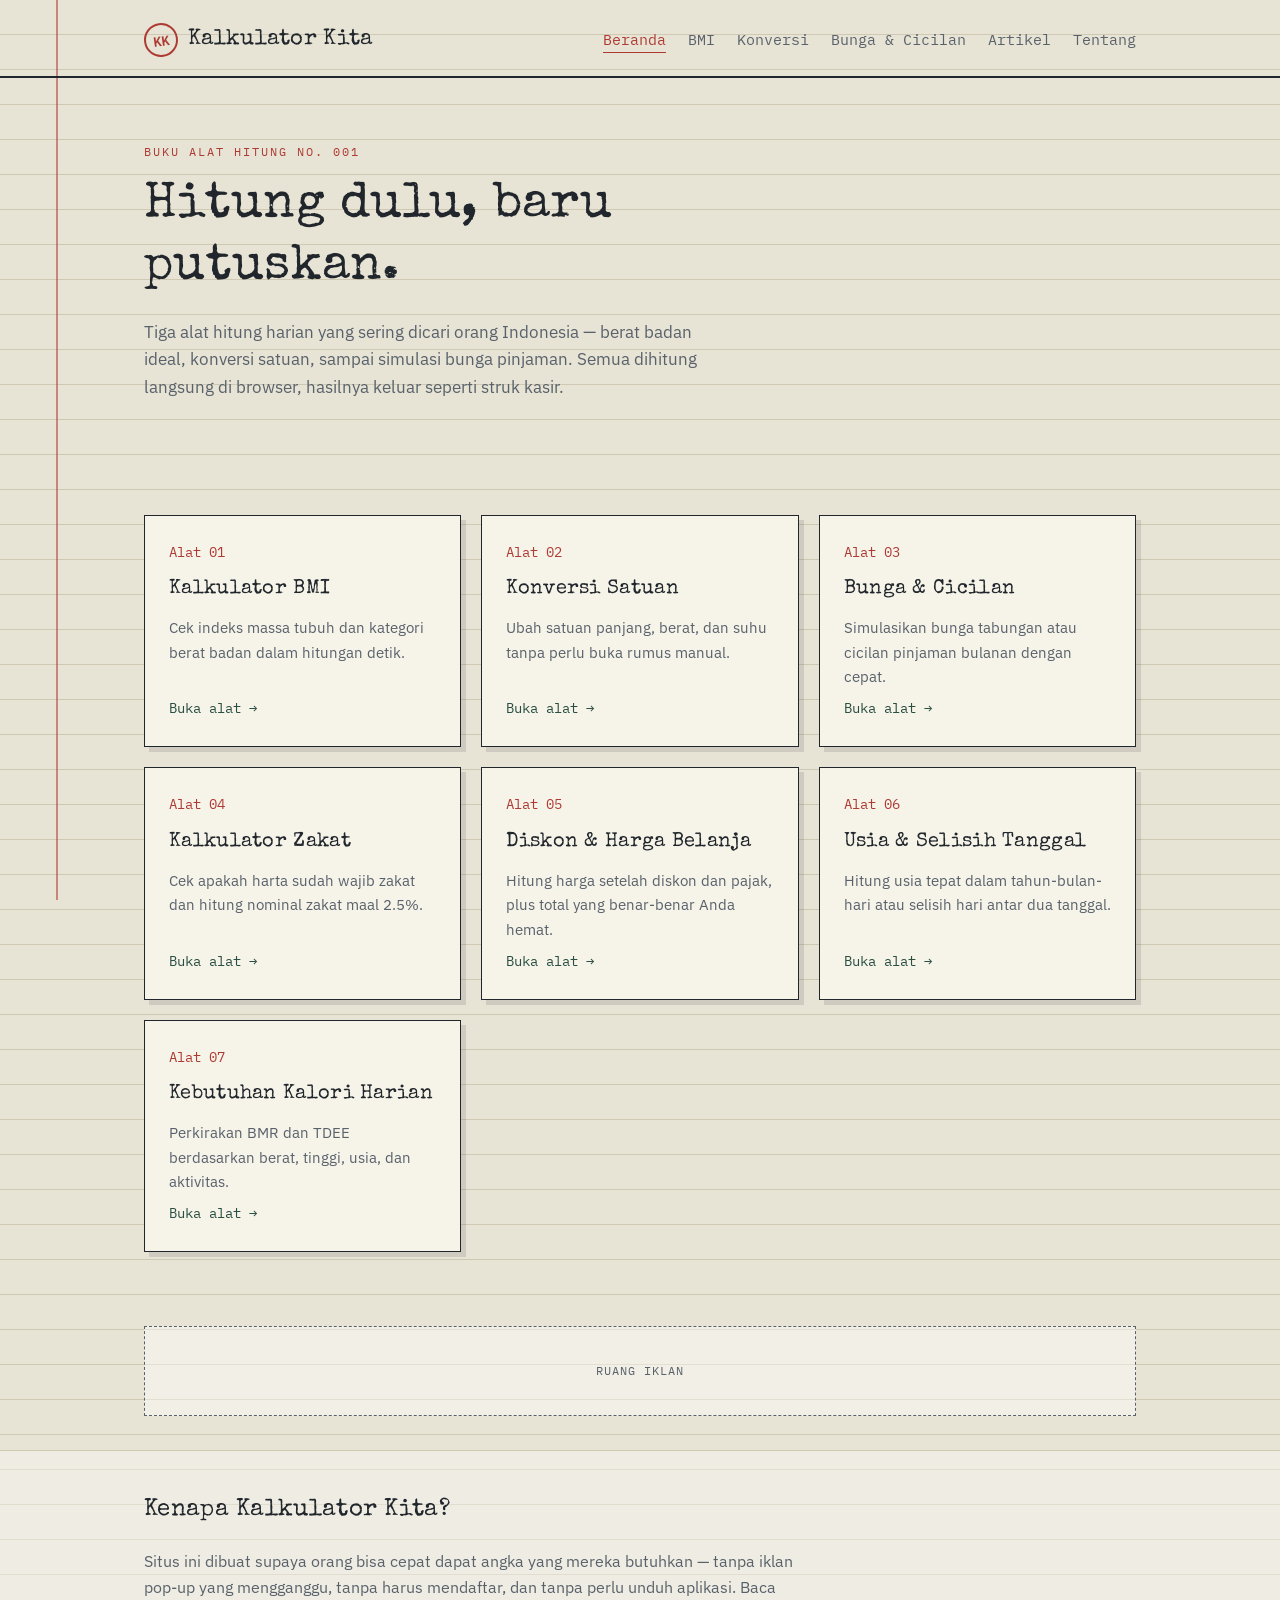
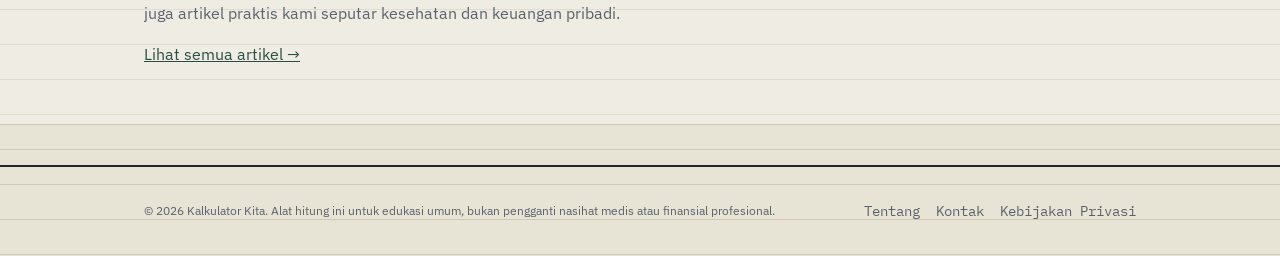
<file: index.html>
<!DOCTYPE html>
<html lang="id">
<head>
<meta charset="UTF-8">
<meta name="viewport" content="width=device-width, initial-scale=1.0">
<title>Kalkulator Kita — Alat Hitung Harian yang Praktis</title>
<meta name="description" content="Kumpulan kalkulator praktis: BMI, konversi satuan, bunga & cicilan pinjaman. Gratis, cepat, tanpa perlu instal apa-apa.">
<link rel="stylesheet" href="style.css">
</head>
<body>

<header class="site">
  <div class="wrap">
    <a class="brand" href="index.html"><span class="stamp">KK</span> Kalkulator Kita</a>
    <nav class="main">
      <a href="index.html" class="active">Beranda</a>
      <a href="bmi.html">BMI</a>
      <a href="konversi.html">Konversi</a>
      <a href="bunga.html">Bunga &amp; Cicilan</a>
      <a href="artikel.html">Artikel</a>
      <a href="tentang.html">Tentang</a>
    </nav>
  </div>
</header>

<section class="hero">
  <div class="wrap">
    <p class="eyebrow">Buku alat hitung No. 001</p>
    <h1>Hitung dulu, baru putuskan.</h1>
    <p class="lead">Tiga alat hitung harian yang sering dicari orang Indonesia — berat badan ideal, konversi satuan, sampai simulasi bunga pinjaman. Semua dihitung langsung di browser, hasilnya keluar seperti struk kasir.</p>
  </div>
</section>

<section>
  <div class="wrap">
    <div class="grid">
      <a class="card" href="bmi.html">
        <span class="no">Alat 01</span>
        <h3>Kalkulator BMI</h3>
        <p>Cek indeks massa tubuh dan kategori berat badan dalam hitungan detik.</p>
        <span class="go">Buka alat →</span>
      </a>
      <a class="card" href="konversi.html">
        <span class="no">Alat 02</span>
        <h3>Konversi Satuan</h3>
        <p>Ubah satuan panjang, berat, dan suhu tanpa perlu buka rumus manual.</p>
        <span class="go">Buka alat →</span>
      </a>
      <a class="card" href="bunga.html">
        <span class="no">Alat 03</span>
        <h3>Bunga &amp; Cicilan</h3>
        <p>Simulasikan bunga tabungan atau cicilan pinjaman bulanan dengan cepat.</p>
        <span class="go">Buka alat →</span>
      </a>
      <a class="card" href="zakat.html">
        <span class="no">Alat 04</span>
        <h3>Kalkulator Zakat</h3>
        <p>Cek apakah harta sudah wajib zakat dan hitung nominal zakat maal 2.5%.</p>
        <span class="go">Buka alat →</span>
      </a>
      <a class="card" href="diskon.html">
        <span class="no">Alat 05</span>
        <h3>Diskon &amp; Harga Belanja</h3>
        <p>Hitung harga setelah diskon dan pajak, plus total yang benar-benar Anda hemat.</p>
        <span class="go">Buka alat →</span>
      </a>
      <a class="card" href="usia.html">
        <span class="no">Alat 06</span>
        <h3>Usia &amp; Selisih Tanggal</h3>
        <p>Hitung usia tepat dalam tahun-bulan-hari atau selisih hari antar dua tanggal.</p>
        <span class="go">Buka alat →</span>
      </a>
      <a class="card" href="kalori.html">
        <span class="no">Alat 07</span>
        <h3>Kebutuhan Kalori Harian</h3>
        <p>Perkirakan BMR dan TDEE berdasarkan berat, tinggi, usia, dan aktivitas.</p>
        <span class="go">Buka alat →</span>
      </a>
    </div>
  </div>
</section>

<div class="ad-slot">
  <div class="box">
    <!-- SLOT IKLAN: ganti dengan kode unit iklan Google AdSense di sini -->
    Ruang iklan
  </div>
</div>

<section class="band">
  <div class="wrap">
    <h2 style="margin-top:0;">Kenapa Kalkulator Kita?</h2>
    <p style="max-width:65ch; color:var(--ink-soft);">Situs ini dibuat supaya orang bisa cepat dapat angka yang mereka butuhkan — tanpa iklan pop-up yang mengganggu, tanpa harus mendaftar, dan tanpa perlu unduh aplikasi. Baca juga artikel praktis kami seputar kesehatan dan keuangan pribadi.</p>
    <p><a href="artikel.html">Lihat semua artikel →</a></p>
  </div>
</section>

<footer class="site">
  <div class="wrap">
    <div class="fine">© 2026 Kalkulator Kita. Alat hitung ini untuk edukasi umum, bukan pengganti nasihat medis atau finansial profesional.</div>
    <nav>
      <a href="tentang.html">Tentang</a>
      <a href="kontak.html">Kontak</a>
      <a href="kebijakan-privasi.html">Kebijakan Privasi</a>
    </nav>
  </div>
</footer>

</body>
  </html>
</file>
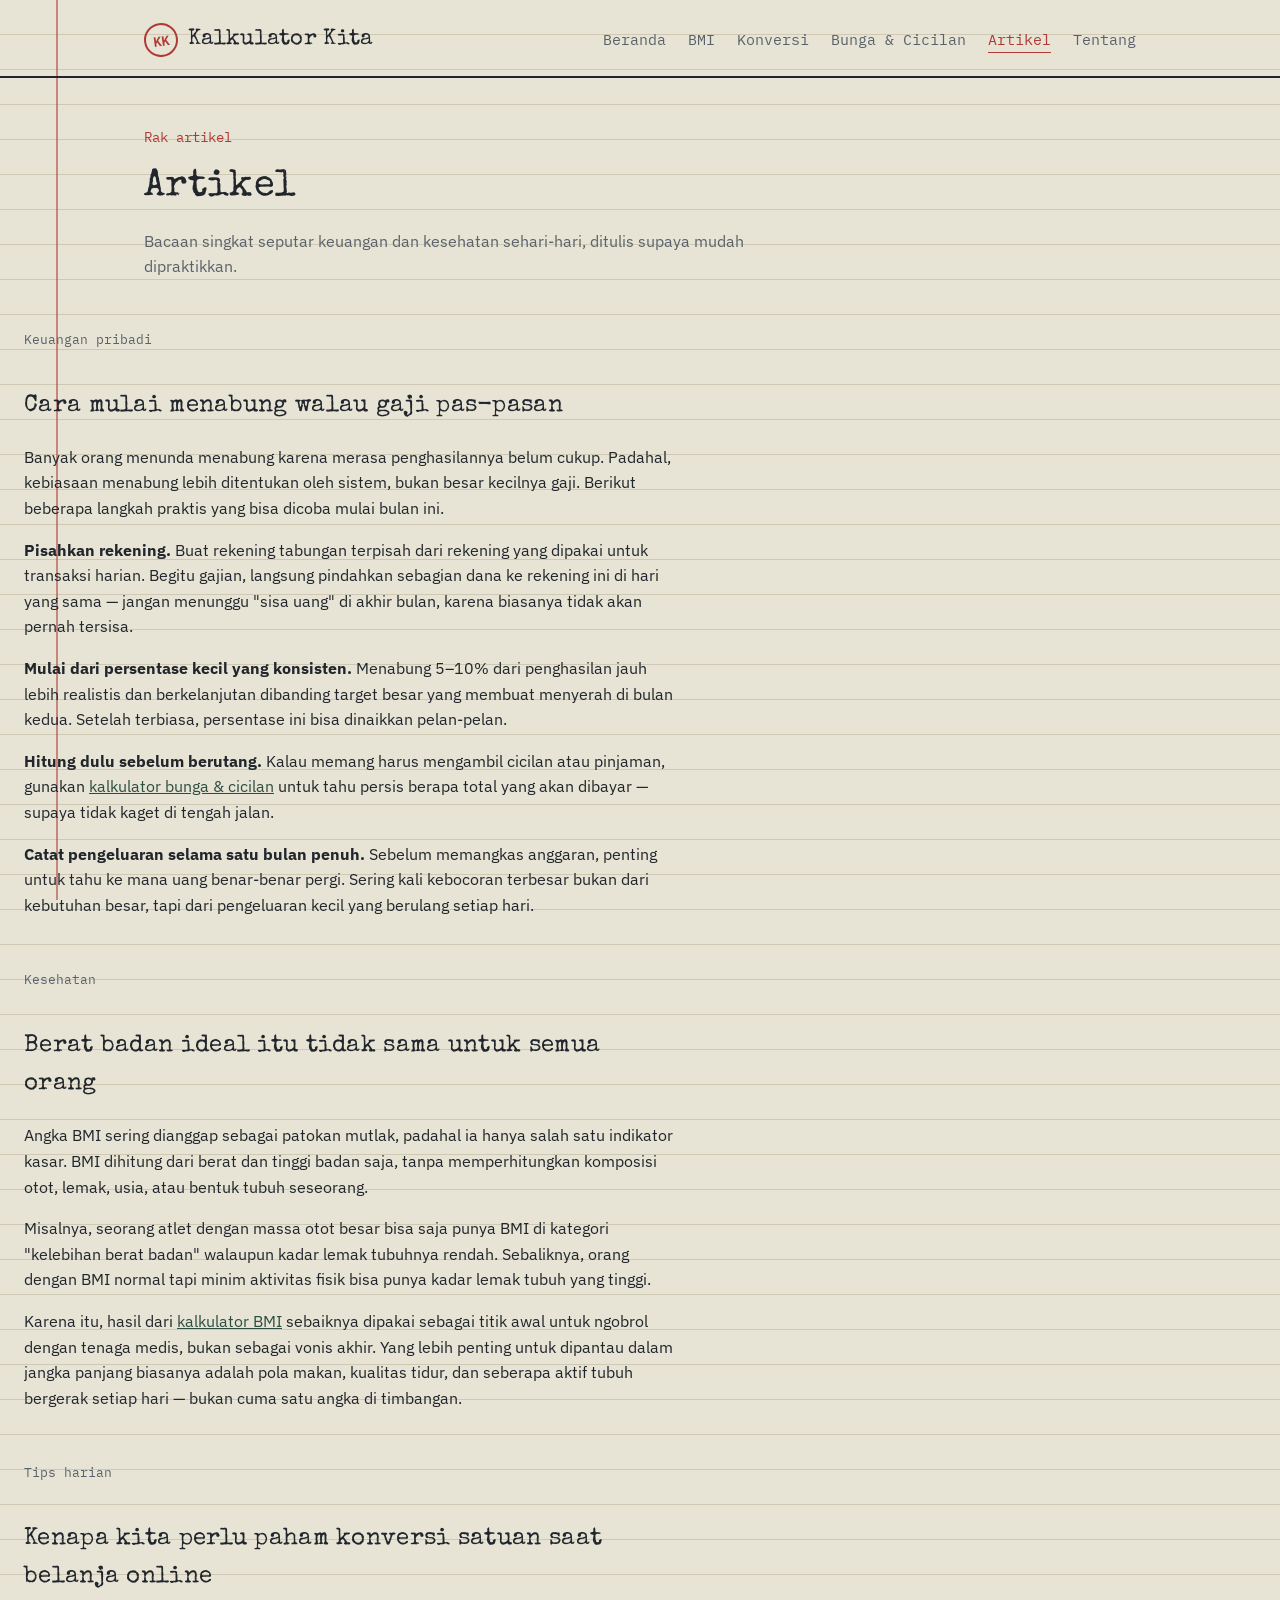
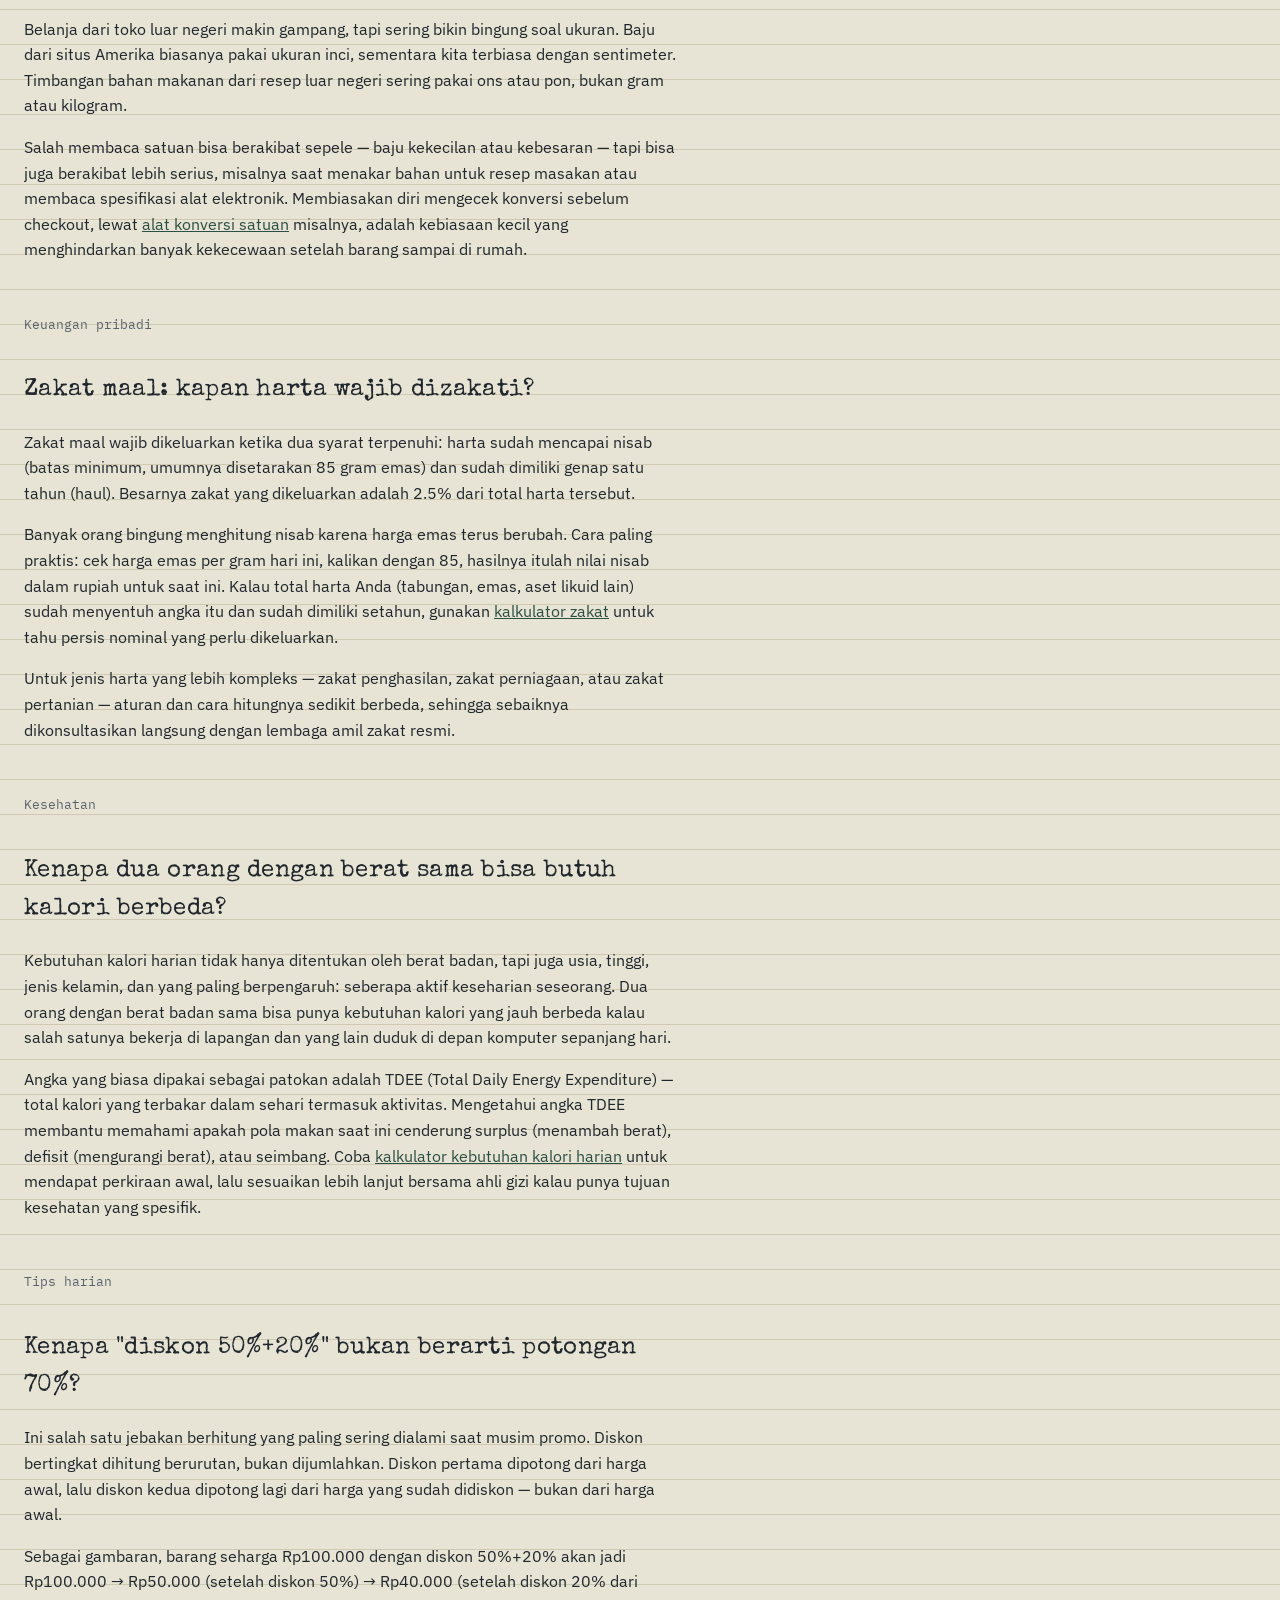
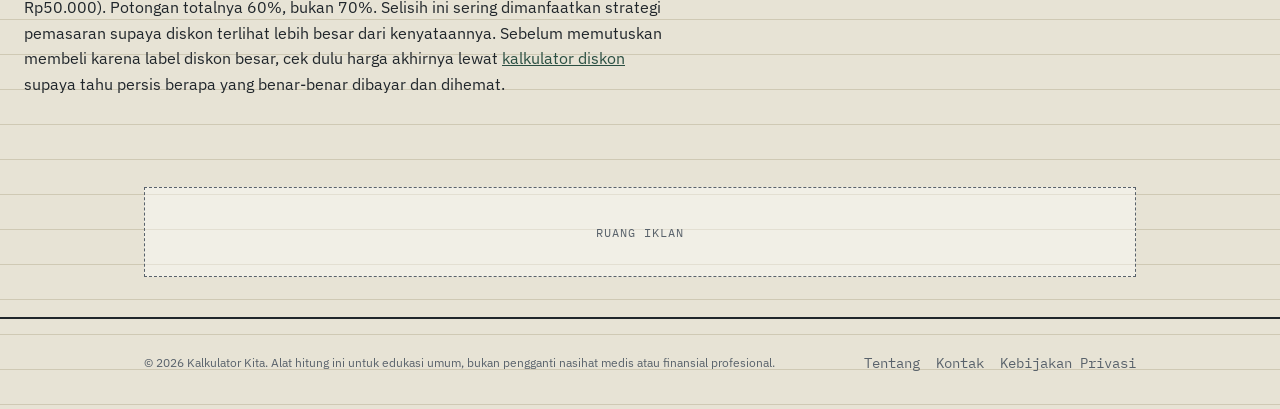
<file: artike.html>
<!DOCTYPE html>
<html lang="id">
<head>
<meta charset="UTF-8">
<meta name="viewport" content="width=device-width, initial-scale=1.0">
<title>Artikel — Kalkulator Kita</title>
<meta name="description" content="Artikel praktis seputar keuangan pribadi, kesehatan, dan tips harian.">
<link rel="stylesheet" href="style.css">
</head>
<body>

<header class="site">
  <div class="wrap">
    <a class="brand" href="index.html"><span class="stamp">KK</span> Kalkulator Kita</a>
    <nav class="main">
      <a href="index.html">Beranda</a>
      <a href="bmi.html">BMI</a>
      <a href="konversi.html">Konversi</a>
      <a href="bunga.html">Bunga &amp; Cicilan</a>
      <a href="artikel.html" class="active">Artikel</a>
      <a href="tentang.html">Tentang</a>
    </nav>
  </div>
</header>

<section class="tool-head">
  <div class="wrap">
    <span class="no">Rak artikel</span>
    <h1>Artikel</h1>
    <p>Bacaan singkat seputar keuangan dan kesehatan sehari-hari, ditulis supaya mudah dipraktikkan.</p>
  </div>
</section>

<section class="article">
  <div class="wrap">

    <article id="menabung">
      <div class="meta">Keuangan pribadi</div>
      <h2>Cara mulai menabung walau gaji pas-pasan</h2>
      <p>Banyak orang menunda menabung karena merasa penghasilannya belum cukup. Padahal, kebiasaan menabung lebih ditentukan oleh sistem, bukan besar kecilnya gaji. Berikut beberapa langkah praktis yang bisa dicoba mulai bulan ini.</p>
      <p><strong>Pisahkan rekening.</strong> Buat rekening tabungan terpisah dari rekening yang dipakai untuk transaksi harian. Begitu gajian, langsung pindahkan sebagian dana ke rekening ini di hari yang sama — jangan menunggu "sisa uang" di akhir bulan, karena biasanya tidak akan pernah tersisa.</p>
      <p><strong>Mulai dari persentase kecil yang konsisten.</strong> Menabung 5–10% dari penghasilan jauh lebih realistis dan berkelanjutan dibanding target besar yang membuat menyerah di bulan kedua. Setelah terbiasa, persentase ini bisa dinaikkan pelan-pelan.</p>
      <p><strong>Hitung dulu sebelum berutang.</strong> Kalau memang harus mengambil cicilan atau pinjaman, gunakan <a href="bunga.html">kalkulator bunga &amp; cicilan</a> untuk tahu persis berapa total yang akan dibayar — supaya tidak kaget di tengah jalan.</p>
      <p><strong>Catat pengeluaran selama satu bulan penuh.</strong> Sebelum memangkas anggaran, penting untuk tahu ke mana uang benar-benar pergi. Sering kali kebocoran terbesar bukan dari kebutuhan besar, tapi dari pengeluaran kecil yang berulang setiap hari.</p>
    </article>

    <article id="berat-ideal" style="margin-top:52px;">
      <div class="meta">Kesehatan</div>
      <h2>Berat badan ideal itu tidak sama untuk semua orang</h2>
      <p>Angka BMI sering dianggap sebagai patokan mutlak, padahal ia hanya salah satu indikator kasar. BMI dihitung dari berat dan tinggi badan saja, tanpa memperhitungkan komposisi otot, lemak, usia, atau bentuk tubuh seseorang.</p>
      <p>Misalnya, seorang atlet dengan massa otot besar bisa saja punya BMI di kategori "kelebihan berat badan" walaupun kadar lemak tubuhnya rendah. Sebaliknya, orang dengan BMI normal tapi minim aktivitas fisik bisa punya kadar lemak tubuh yang tinggi.</p>
      <p>Karena itu, hasil dari <a href="bmi.html">kalkulator BMI</a> sebaiknya dipakai sebagai titik awal untuk ngobrol dengan tenaga medis, bukan sebagai vonis akhir. Yang lebih penting untuk dipantau dalam jangka panjang biasanya adalah pola makan, kualitas tidur, dan seberapa aktif tubuh bergerak setiap hari — bukan cuma satu angka di timbangan.</p>
    </article>

    <article id="satuan-belanja" style="margin-top:52px;">
      <div class="meta">Tips harian</div>
      <h2>Kenapa kita perlu paham konversi satuan saat belanja online</h2>
      <p>Belanja dari toko luar negeri makin gampang, tapi sering bikin bingung soal ukuran. Baju dari situs Amerika biasanya pakai ukuran inci, sementara kita terbiasa dengan sentimeter. Timbangan bahan makanan dari resep luar negeri sering pakai ons atau pon, bukan gram atau kilogram.</p>
      <p>Salah membaca satuan bisa berakibat sepele — baju kekecilan atau kebesaran — tapi bisa juga berakibat lebih serius, misalnya saat menakar bahan untuk resep masakan atau membaca spesifikasi alat elektronik. Membiasakan diri mengecek konversi sebelum checkout, lewat <a href="konversi.html">alat konversi satuan</a> misalnya, adalah kebiasaan kecil yang menghindarkan banyak kekecewaan setelah barang sampai di rumah.</p>
    </article>

    <article id="zakat" style="margin-top:52px;">
      <div class="meta">Keuangan pribadi</div>
      <h2>Zakat maal: kapan harta wajib dizakati?</h2>
      <p>Zakat maal wajib dikeluarkan ketika dua syarat terpenuhi: harta sudah mencapai nisab (batas minimum, umumnya disetarakan 85 gram emas) dan sudah dimiliki genap satu tahun (haul). Besarnya zakat yang dikeluarkan adalah 2.5% dari total harta tersebut.</p>
      <p>Banyak orang bingung menghitung nisab karena harga emas terus berubah. Cara paling praktis: cek harga emas per gram hari ini, kalikan dengan 85, hasilnya itulah nilai nisab dalam rupiah untuk saat ini. Kalau total harta Anda (tabungan, emas, aset likuid lain) sudah menyentuh angka itu dan sudah dimiliki setahun, gunakan <a href="zakat.html">kalkulator zakat</a> untuk tahu persis nominal yang perlu dikeluarkan.</p>
      <p>Untuk jenis harta yang lebih kompleks — zakat penghasilan, zakat perniagaan, atau zakat pertanian — aturan dan cara hitungnya sedikit berbeda, sehingga sebaiknya dikonsultasikan langsung dengan lembaga amil zakat resmi.</p>
    </article>

    <article id="kalori-harian" style="margin-top:52px;">
      <div class="meta">Kesehatan</div>
      <h2>Kenapa dua orang dengan berat sama bisa butuh kalori berbeda?</h2>
      <p>Kebutuhan kalori harian tidak hanya ditentukan oleh berat badan, tapi juga usia, tinggi, jenis kelamin, dan yang paling berpengaruh: seberapa aktif keseharian seseorang. Dua orang dengan berat badan sama bisa punya kebutuhan kalori yang jauh berbeda kalau salah satunya bekerja di lapangan dan yang lain duduk di depan komputer sepanjang hari.</p>
      <p>Angka yang biasa dipakai sebagai patokan adalah TDEE (Total Daily Energy Expenditure) — total kalori yang terbakar dalam sehari termasuk aktivitas. Mengetahui angka TDEE membantu memahami apakah pola makan saat ini cenderung surplus (menambah berat), defisit (mengurangi berat), atau seimbang. Coba <a href="kalori.html">kalkulator kebutuhan kalori harian</a> untuk mendapat perkiraan awal, lalu sesuaikan lebih lanjut bersama ahli gizi kalau punya tujuan kesehatan yang spesifik.</p>
    </article>

    <article id="psikologi-diskon" style="margin-top:52px;">
      <div class="meta">Tips harian</div>
      <h2>Kenapa "diskon 50%+20%" bukan berarti potongan 70%?</h2>
      <p>Ini salah satu jebakan berhitung yang paling sering dialami saat musim promo. Diskon bertingkat dihitung berurutan, bukan dijumlahkan. Diskon pertama dipotong dari harga awal, lalu diskon kedua dipotong lagi dari harga yang sudah didiskon — bukan dari harga awal.</p>
      <p>Sebagai gambaran, barang seharga Rp100.000 dengan diskon 50%+20% akan jadi Rp100.000 → Rp50.000 (setelah diskon 50%) → Rp40.000 (setelah diskon 20% dari Rp50.000). Potongan totalnya 60%, bukan 70%. Selisih ini sering dimanfaatkan strategi pemasaran supaya diskon terlihat lebih besar dari kenyataannya. Sebelum memutuskan membeli karena label diskon besar, cek dulu harga akhirnya lewat <a href="diskon.html">kalkulator diskon</a> supaya tahu persis berapa yang benar-benar dibayar dan dihemat.</p>
    </article>

  </div>
</section>

<div class="ad-slot">
  <div class="box">
    <!-- SLOT IKLAN: ganti dengan kode unit iklan Google AdSense di sini -->
    Ruang iklan
  </div>
</div>

<footer class="site">
  <div class="wrap">
    <div class="fine">© 2026 Kalkulator Kita. Alat hitung ini untuk edukasi umum, bukan pengganti nasihat medis atau finansial profesional.</div>
    <nav>
      <a href="tentang.html">Tentang</a>
      <a href="kontak.html">Kontak</a>
      <a href="kebijakan-privasi.html">Kebijakan Privasi</a>
    </nav>
  </div>
</footer>

</body>
</html>
</file>
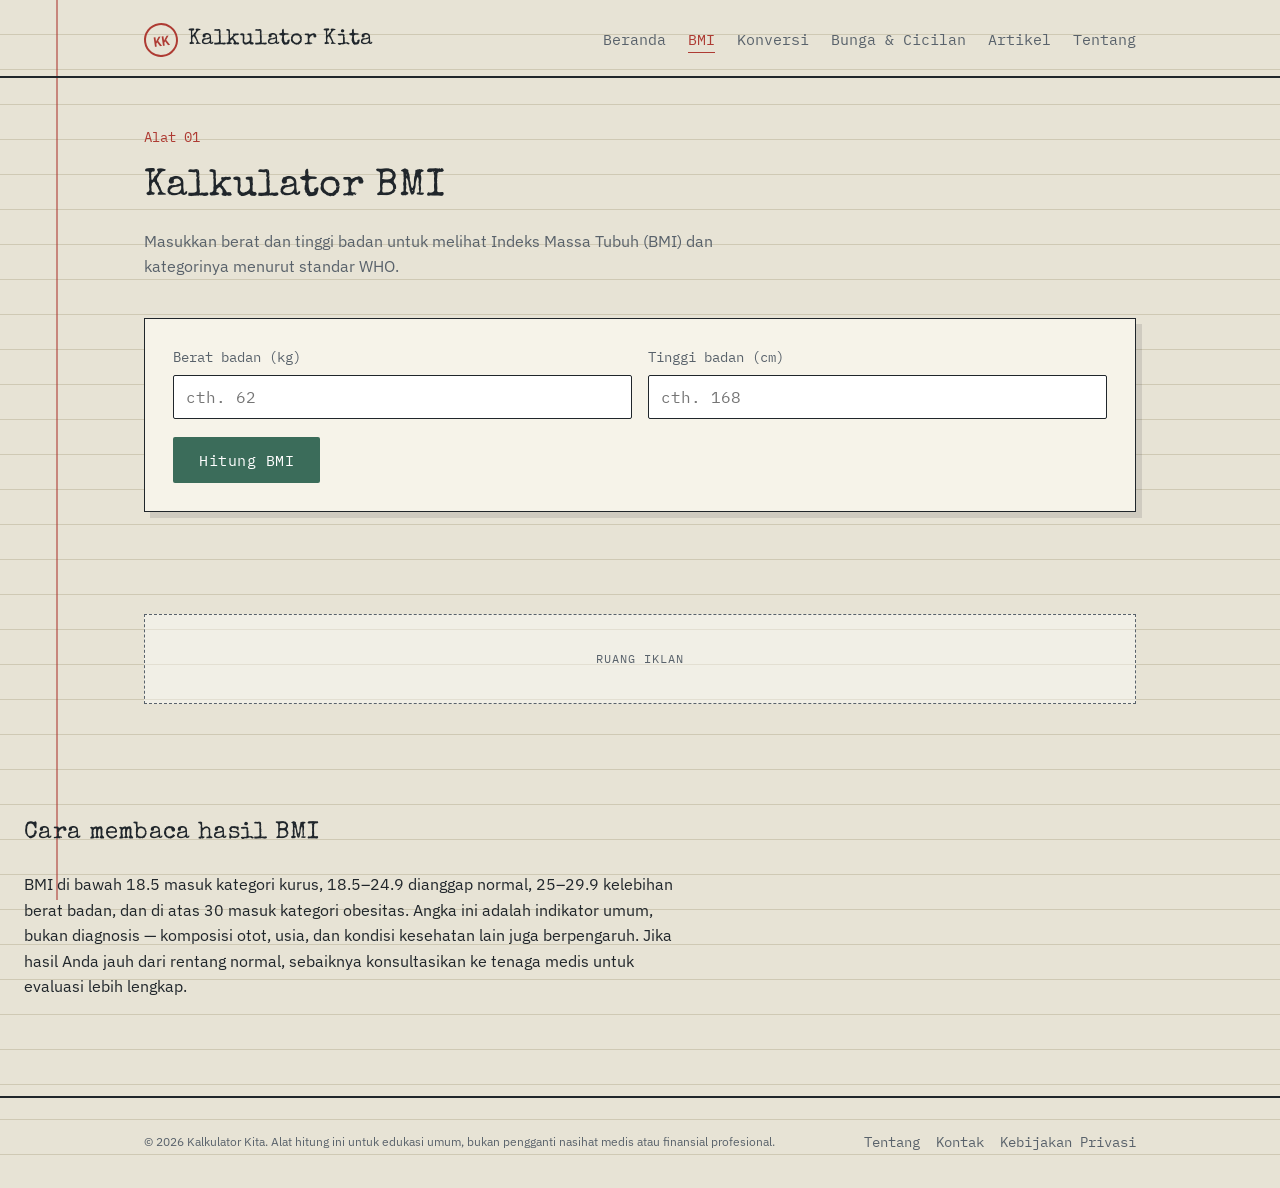
<file: bmi.html>
<!DOCTYPE html>
<html lang="id">
<head>
<meta charset="UTF-8">
<meta name="viewport" content="width=device-width, initial-scale=1.0">
<title>Kalkulator BMI (Indeks Massa Tubuh) — Kalkulator Kita</title>
<meta name="description" content="Hitung BMI dan kategori berat badan Anda secara instan dan gratis.">
<link rel="stylesheet" href="style.css">
</head>
<body>

<header class="site">
  <div class="wrap">
    <a class="brand" href="index.html"><span class="stamp">KK</span> Kalkulator Kita</a>
    <nav class="main">
      <a href="index.html">Beranda</a>
      <a href="bmi.html" class="active">BMI</a>
      <a href="konversi.html">Konversi</a>
      <a href="bunga.html">Bunga &amp; Cicilan</a>
      <a href="artikel.html">Artikel</a>
      <a href="tentang.html">Tentang</a>
    </nav>
  </div>
</header>

<section class="tool-head">
  <div class="wrap">
    <span class="no">Alat 01</span>
    <h1>Kalkulator BMI</h1>
    <p>Masukkan berat dan tinggi badan untuk melihat Indeks Massa Tubuh (BMI) dan kategorinya menurut standar WHO.</p>
  </div>
</section>

<section style="padding-top:0;">
  <div class="wrap">
    <div class="calc">
      <div class="row2">
        <div class="field">
          <label for="bmi-berat">Berat badan (kg)</label>
          <input type="number" id="bmi-berat" min="1" step="0.1" placeholder="cth. 62">
        </div>
        <div class="field">
          <label for="bmi-tinggi">Tinggi badan (cm)</label>
          <input type="number" id="bmi-tinggi" min="1" step="0.1" placeholder="cth. 168">
        </div>
      </div>
      <button class="calc-btn" onclick="hitungBMI()">Hitung BMI</button>

      <div class="receipt" id="bmi-receipt">
        <div class="r-title">Struk Hasil BMI</div>
        <div class="r-line"><span>Nilai BMI</span><span id="bmi-hasil-nilai">-</span></div>
        <div class="r-line"><span>Kategori</span><span id="bmi-hasil-kategori">-</span></div>
        <div class="r-note">Standar kategori WHO. Bukan diagnosis medis.</div>
      </div>
    </div>
  </div>
</section>

<div class="ad-slot">
  <div class="box">
    <!-- SLOT IKLAN: ganti dengan kode unit iklan Google AdSense di sini -->
    Ruang iklan
  </div>
</div>

<section class="article">
  <div class="wrap">
    <h2>Cara membaca hasil BMI</h2>
    <p>BMI di bawah 18.5 masuk kategori kurus, 18.5–24.9 dianggap normal, 25–29.9 kelebihan berat badan, dan di atas 30 masuk kategori obesitas. Angka ini adalah indikator umum, bukan diagnosis — komposisi otot, usia, dan kondisi kesehatan lain juga berpengaruh. Jika hasil Anda jauh dari rentang normal, sebaiknya konsultasikan ke tenaga medis untuk evaluasi lebih lengkap.</p>
  </div>
</section>

<footer class="site">
  <div class="wrap">
    <div class="fine">© 2026 Kalkulator Kita. Alat hitung ini untuk edukasi umum, bukan pengganti nasihat medis atau finansial profesional.</div>
    <nav>
      <a href="tentang.html">Tentang</a>
      <a href="kontak.html">Kontak</a>
      <a href="kebijakan-privasi.html">Kebijakan Privasi</a>
    </nav>
  </div>
</footer>

<script src="script.js"></script>
</body>
</html>
</file>
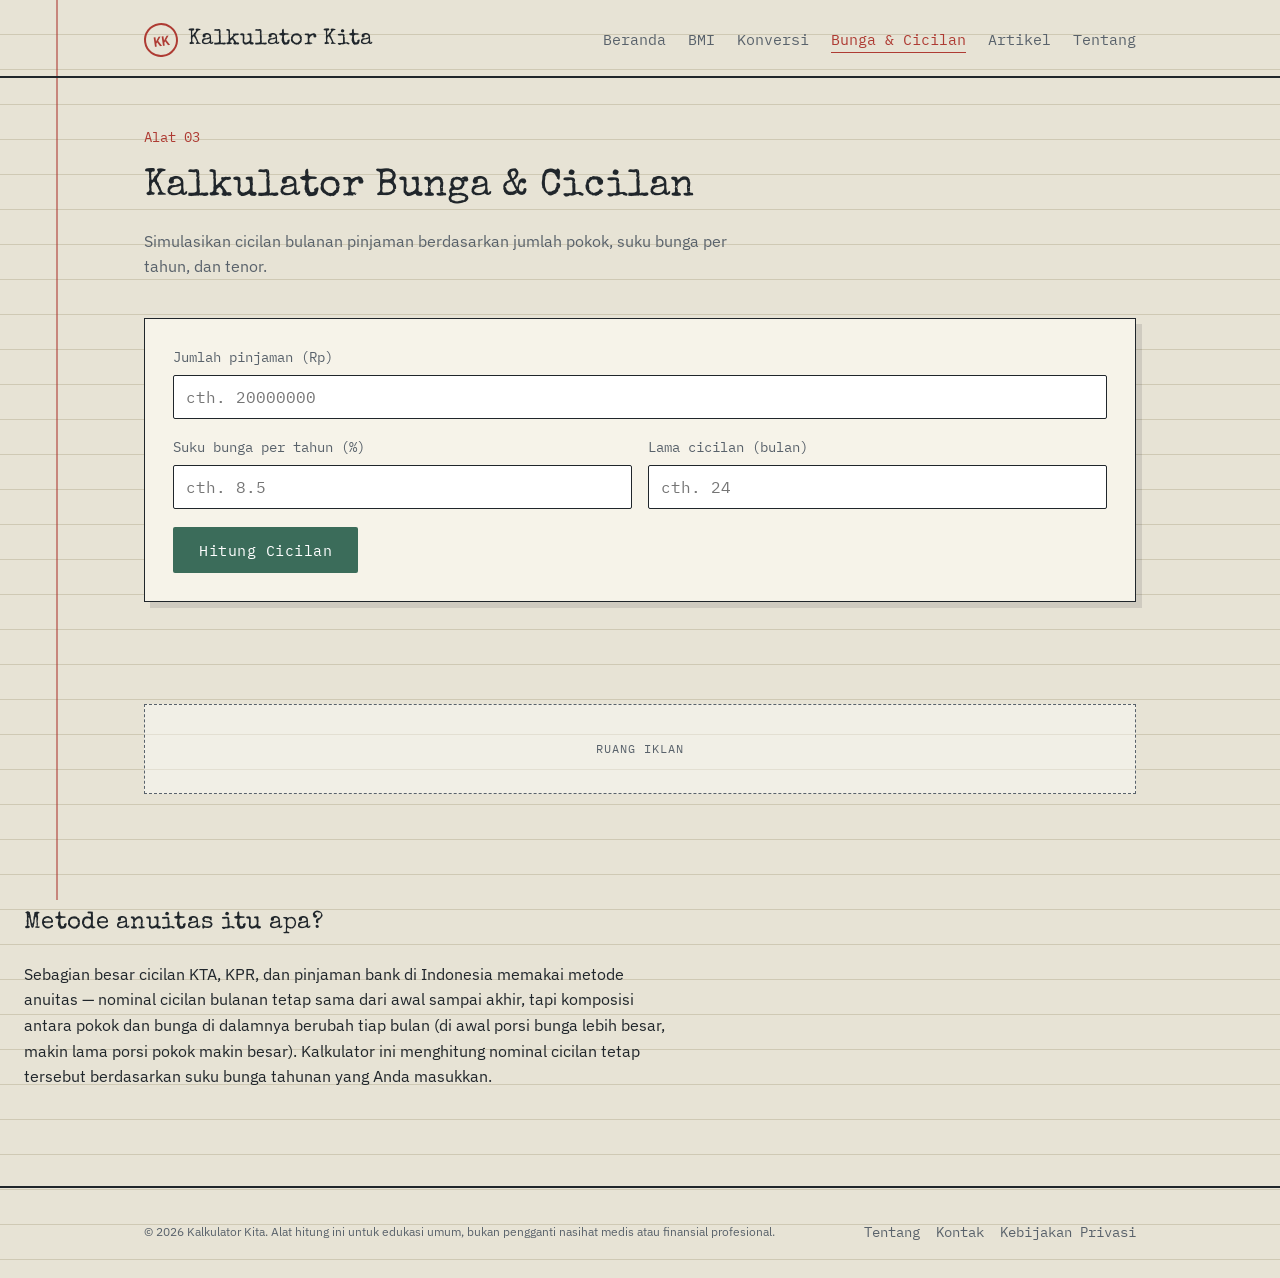
<file: bunga.html>
<!DOCTYPE html>
<html lang="id">
<head>
<meta charset="UTF-8">
<meta name="viewport" content="width=device-width, initial-scale=1.0">
<title>Kalkulator Bunga & Cicilan Pinjaman — Kalkulator Kita</title>
<meta name="description" content="Simulasi cicilan bulanan dan total bunga pinjaman secara instan dan gratis.">
<link rel="stylesheet" href="style.css">
</head>
<body>

<header class="site">
  <div class="wrap">
    <a class="brand" href="index.html"><span class="stamp">KK</span> Kalkulator Kita</a>
    <nav class="main">
      <a href="index.html">Beranda</a>
      <a href="bmi.html">BMI</a>
      <a href="konversi.html">Konversi</a>
      <a href="bunga.html" class="active">Bunga &amp; Cicilan</a>
      <a href="artikel.html">Artikel</a>
      <a href="tentang.html">Tentang</a>
    </nav>
  </div>
</header>

<section class="tool-head">
  <div class="wrap">
    <span class="no">Alat 03</span>
    <h1>Kalkulator Bunga &amp; Cicilan</h1>
    <p>Simulasikan cicilan bulanan pinjaman berdasarkan jumlah pokok, suku bunga per tahun, dan tenor.</p>
  </div>
</section>

<section style="padding-top:0;">
  <div class="wrap">
    <div class="calc">
      <div class="field">
        <label for="bunga-pokok">Jumlah pinjaman (Rp)</label>
        <input type="number" id="bunga-pokok" min="0" step="1" placeholder="cth. 20000000">
      </div>
      <div class="row2">
        <div class="field">
          <label for="bunga-persen">Suku bunga per tahun (%)</label>
          <input type="number" id="bunga-persen" min="0" step="0.01" placeholder="cth. 8.5">
        </div>
        <div class="field">
          <label for="bunga-lama">Lama cicilan (bulan)</label>
          <input type="number" id="bunga-lama" min="1" step="1" placeholder="cth. 24">
        </div>
      </div>
      <button class="calc-btn" onclick="hitungCicilan()">Hitung Cicilan</button>

      <div class="receipt" id="bunga-receipt">
        <div class="r-title">Struk Simulasi Cicilan</div>
        <div class="r-line"><span>Cicilan / bulan</span><span id="bunga-hasil-cicilan">-</span></div>
        <div class="r-line"><span>Total bunga</span><span id="bunga-hasil-bunga">-</span></div>
        <div class="r-total"><span>Total bayar</span><span id="bunga-hasil-total">-</span></div>
        <div class="r-note">Metode anuitas (cicilan tetap tiap bulan). Perkiraan, bukan penawaran resmi bank.</div>
      </div>
    </div>
  </div>
</section>

<div class="ad-slot">
  <div class="box">
    <!-- SLOT IKLAN: ganti dengan kode unit iklan Google AdSense di sini -->
    Ruang iklan
  </div>
</div>

<section class="article">
  <div class="wrap">
    <h2>Metode anuitas itu apa?</h2>
    <p>Sebagian besar cicilan KTA, KPR, dan pinjaman bank di Indonesia memakai metode anuitas — nominal cicilan bulanan tetap sama dari awal sampai akhir, tapi komposisi antara pokok dan bunga di dalamnya berubah tiap bulan (di awal porsi bunga lebih besar, makin lama porsi pokok makin besar). Kalkulator ini menghitung nominal cicilan tetap tersebut berdasarkan suku bunga tahunan yang Anda masukkan.</p>
  </div>
</section>

<footer class="site">
  <div class="wrap">
    <div class="fine">© 2026 Kalkulator Kita. Alat hitung ini untuk edukasi umum, bukan pengganti nasihat medis atau finansial profesional.</div>
    <nav>
      <a href="tentang.html">Tentang</a>
      <a href="kontak.html">Kontak</a>
      <a href="kebijakan-privasi.html">Kebijakan Privasi</a>
    </nav>
  </div>
</footer>

<script src="script.js"></script>
</body>
</html>
</file>
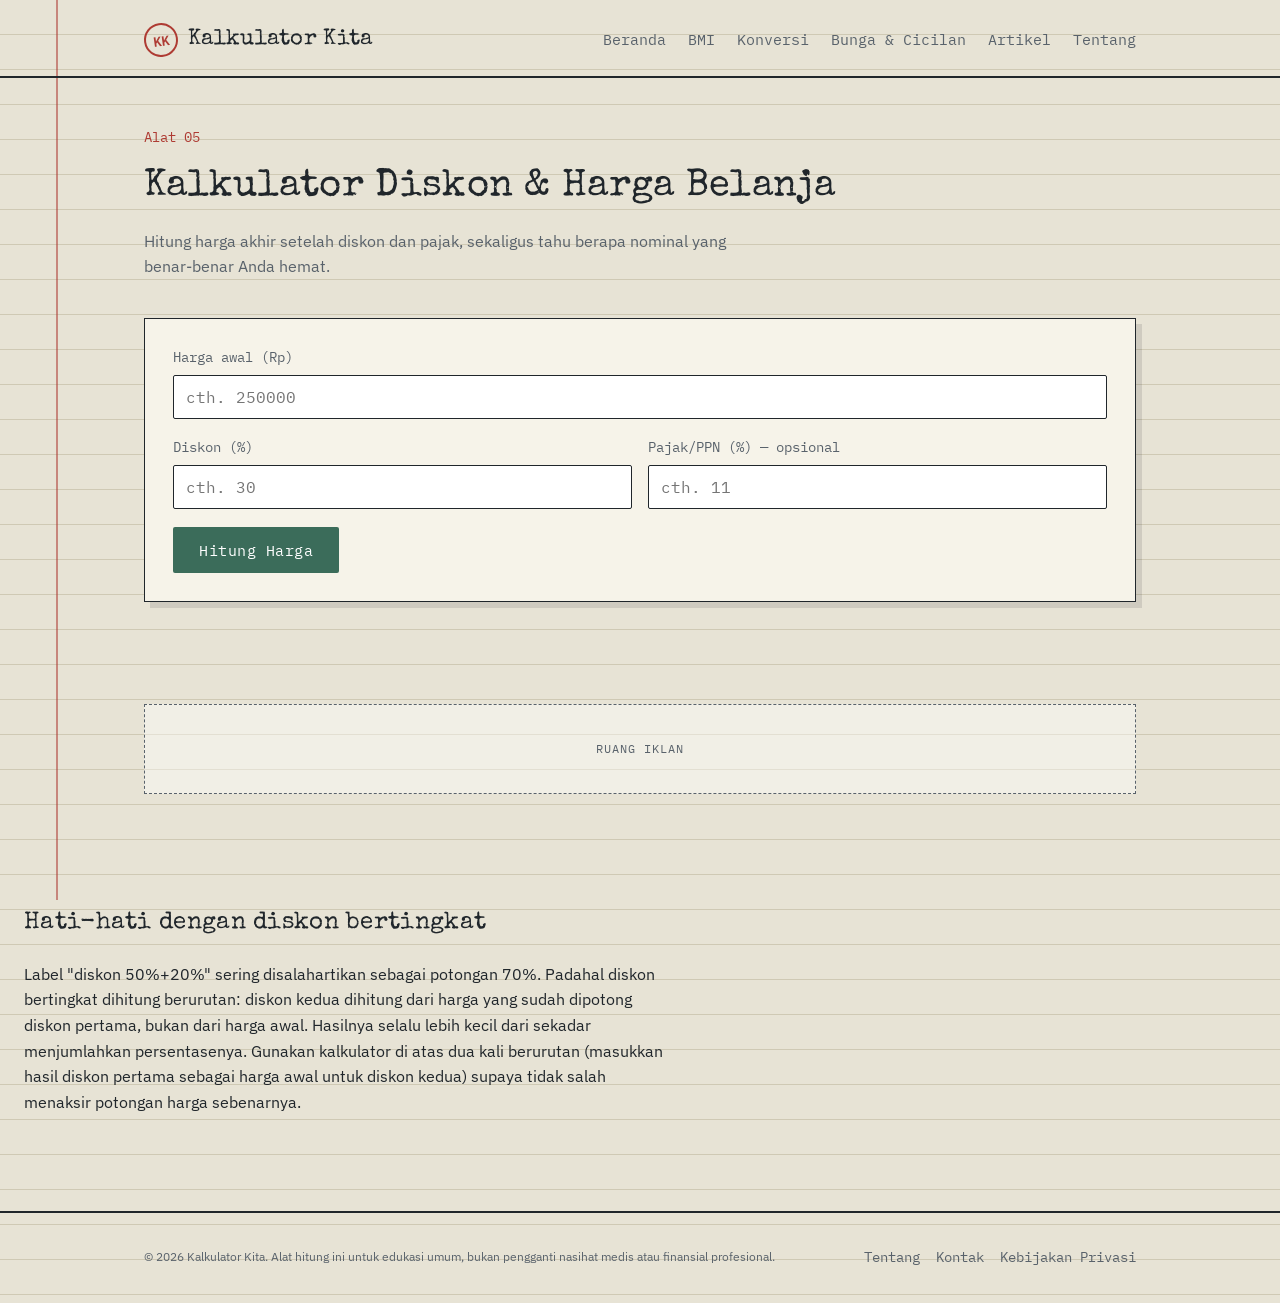
<file: diskon.html>
<!DOCTYPE html>
<html lang="id">
<head>
<meta charset="UTF-8">
<meta name="viewport" content="width=device-width, initial-scale=1.0">
<title>Kalkulator Diskon &amp; Harga Belanja — Kalkulator Kita</title>
<meta name="description" content="Hitung harga setelah diskon, total hemat, dan harga akhir dengan pajak.">
<link rel="stylesheet" href="style.css">
</head>
<body>

<header class="site">
  <div class="wrap">
    <a class="brand" href="index.html"><span class="stamp">KK</span> Kalkulator Kita</a>
    <nav class="main">
      <a href="index.html">Beranda</a>
      <a href="bmi.html">BMI</a>
      <a href="konversi.html">Konversi</a>
      <a href="bunga.html">Bunga &amp; Cicilan</a>
      <a href="artikel.html">Artikel</a>
      <a href="tentang.html">Tentang</a>
    </nav>
  </div>
</header>

<section class="tool-head">
  <div class="wrap">
    <span class="no">Alat 05</span>
    <h1>Kalkulator Diskon &amp; Harga Belanja</h1>
    <p>Hitung harga akhir setelah diskon dan pajak, sekaligus tahu berapa nominal yang benar-benar Anda hemat.</p>
  </div>
</section>

<section style="padding-top:0;">
  <div class="wrap">
    <div class="calc">
      <div class="field">
        <label for="diskon-harga">Harga awal (Rp)</label>
        <input type="number" id="diskon-harga" min="0" step="1" placeholder="cth. 250000">
      </div>
      <div class="row2">
        <div class="field">
          <label for="diskon-persen">Diskon (%)</label>
          <input type="number" id="diskon-persen" min="0" max="100" step="0.1" placeholder="cth. 30">
        </div>
        <div class="field">
          <label for="diskon-pajak">Pajak/PPN (%) — opsional</label>
          <input type="number" id="diskon-pajak" min="0" step="0.1" placeholder="cth. 11">
        </div>
      </div>
      <button class="calc-btn" onclick="hitungDiskon()">Hitung Harga</button>

      <div class="receipt" id="diskon-receipt">
        <div class="r-title">Struk Hasil Belanja</div>
        <div class="r-line"><span>Harga setelah diskon</span><span id="diskon-hasil-setelah">-</span></div>
        <div class="r-line"><span>Total hemat</span><span id="diskon-hasil-hemat">-</span></div>
        <div class="r-total"><span>Harga akhir (+ pajak)</span><span id="diskon-hasil-akhir">-</span></div>
      </div>
    </div>
  </div>
</section>

<div class="ad-slot">
  <div class="box">
    <!-- SLOT IKLAN: ganti dengan kode unit iklan Google AdSense di sini -->
    Ruang iklan
  </div>
</div>

<section class="article">
  <div class="wrap">
    <h2>Hati-hati dengan diskon bertingkat</h2>
    <p>Label "diskon 50%+20%" sering disalahartikan sebagai potongan 70%. Padahal diskon bertingkat dihitung berurutan: diskon kedua dihitung dari harga yang sudah dipotong diskon pertama, bukan dari harga awal. Hasilnya selalu lebih kecil dari sekadar menjumlahkan persentasenya. Gunakan kalkulator di atas dua kali berurutan (masukkan hasil diskon pertama sebagai harga awal untuk diskon kedua) supaya tidak salah menaksir potongan harga sebenarnya.</p>
  </div>
</section>

<footer class="site">
  <div class="wrap">
    <div class="fine">© 2026 Kalkulator Kita. Alat hitung ini untuk edukasi umum, bukan pengganti nasihat medis atau finansial profesional.</div>
    <nav>
      <a href="tentang.html">Tentang</a>
      <a href="kontak.html">Kontak</a>
      <a href="kebijakan-privasi.html">Kebijakan Privasi</a>
    </nav>
  </div>
</footer>

<script src="script.js"></script>
</body>
</html>
</file>
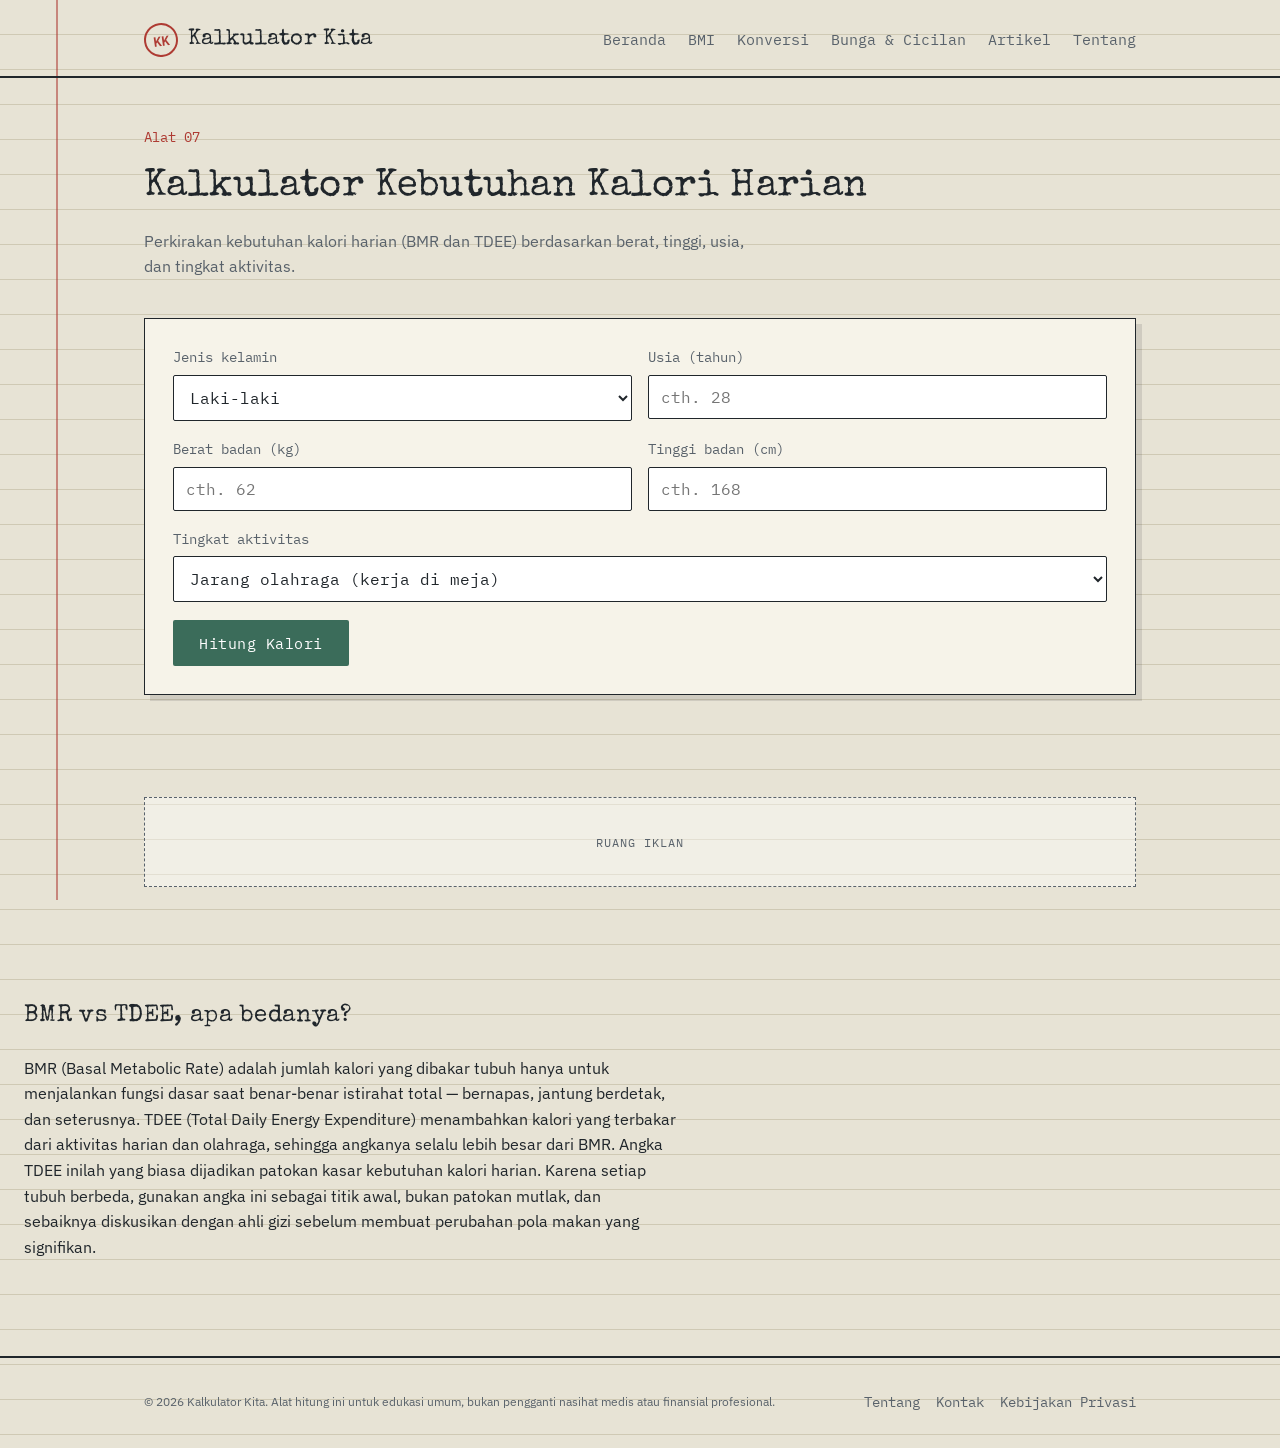
<file: kalori.html>
<!DOCTYPE html>
<html lang="id">
<head>
<meta charset="UTF-8">
<meta name="viewport" content="width=device-width, initial-scale=1.0">
<title>Kalkulator Kebutuhan Kalori Harian — Kalkulator Kita</title>
<meta name="description" content="Hitung kebutuhan kalori harian (BMR dan TDEE) berdasarkan berat, tinggi, usia, dan tingkat aktivitas.">
<link rel="stylesheet" href="style.css">
</head>
<body>

<header class="site">
  <div class="wrap">
    <a class="brand" href="index.html"><span class="stamp">KK</span> Kalkulator Kita</a>
    <nav class="main">
      <a href="index.html">Beranda</a>
      <a href="bmi.html">BMI</a>
      <a href="konversi.html">Konversi</a>
      <a href="bunga.html">Bunga &amp; Cicilan</a>
      <a href="artikel.html">Artikel</a>
      <a href="tentang.html">Tentang</a>
    </nav>
  </div>
</header>

<section class="tool-head">
  <div class="wrap">
    <span class="no">Alat 07</span>
    <h1>Kalkulator Kebutuhan Kalori Harian</h1>
    <p>Perkirakan kebutuhan kalori harian (BMR dan TDEE) berdasarkan berat, tinggi, usia, dan tingkat aktivitas.</p>
  </div>
</section>

<section style="padding-top:0;">
  <div class="wrap">
    <div class="calc">
      <div class="row2">
        <div class="field">
          <label for="kalori-gender">Jenis kelamin</label>
          <select id="kalori-gender">
            <option value="L">Laki-laki</option>
            <option value="P">Perempuan</option>
          </select>
        </div>
        <div class="field">
          <label for="kalori-usia">Usia (tahun)</label>
          <input type="number" id="kalori-usia" min="1" step="1" placeholder="cth. 28">
        </div>
      </div>
      <div class="row2">
        <div class="field">
          <label for="kalori-berat">Berat badan (kg)</label>
          <input type="number" id="kalori-berat" min="1" step="0.1" placeholder="cth. 62">
        </div>
        <div class="field">
          <label for="kalori-tinggi">Tinggi badan (cm)</label>
          <input type="number" id="kalori-tinggi" min="1" step="0.1" placeholder="cth. 168">
        </div>
      </div>
      <div class="field">
        <label for="kalori-aktivitas">Tingkat aktivitas</label>
        <select id="kalori-aktivitas">
          <option value="1.2">Jarang olahraga (kerja di meja)</option>
          <option value="1.375">Olahraga ringan 1-3 hari/minggu</option>
          <option value="1.55">Olahraga sedang 3-5 hari/minggu</option>
          <option value="1.725">Olahraga berat 6-7 hari/minggu</option>
          <option value="1.9">Aktivitas sangat berat / pekerjaan fisik</option>
        </select>
      </div>
      <button class="calc-btn" onclick="hitungKalori()">Hitung Kalori</button>

      <div class="receipt" id="kalori-receipt">
        <div class="r-title">Struk Kebutuhan Kalori</div>
        <div class="r-line"><span>BMR (istirahat total)</span><span id="kalori-hasil-bmr">-</span></div>
        <div class="r-total"><span>TDEE (kalori/hari)</span><span id="kalori-hasil-tdee">-</span></div>
        <div class="r-note">Perkiraan umum (rumus Mifflin-St Jeor), bukan pengganti konsultasi ahli gizi.</div>
      </div>
    </div>
  </div>
</section>

<div class="ad-slot">
  <div class="box">
    <!-- SLOT IKLAN: ganti dengan kode unit iklan Google AdSense di sini -->
    Ruang iklan
  </div>
</div>

<section class="article">
  <div class="wrap">
    <h2>BMR vs TDEE, apa bedanya?</h2>
    <p>BMR (Basal Metabolic Rate) adalah jumlah kalori yang dibakar tubuh hanya untuk menjalankan fungsi dasar saat benar-benar istirahat total — bernapas, jantung berdetak, dan seterusnya. TDEE (Total Daily Energy Expenditure) menambahkan kalori yang terbakar dari aktivitas harian dan olahraga, sehingga angkanya selalu lebih besar dari BMR. Angka TDEE inilah yang biasa dijadikan patokan kasar kebutuhan kalori harian. Karena setiap tubuh berbeda, gunakan angka ini sebagai titik awal, bukan patokan mutlak, dan sebaiknya diskusikan dengan ahli gizi sebelum membuat perubahan pola makan yang signifikan.</p>
  </div>
</section>

<footer class="site">
  <div class="wrap">
    <div class="fine">© 2026 Kalkulator Kita. Alat hitung ini untuk edukasi umum, bukan pengganti nasihat medis atau finansial profesional.</div>
    <nav>
      <a href="tentang.html">Tentang</a>
      <a href="kontak.html">Kontak</a>
      <a href="kebijakan-privasi.html">Kebijakan Privasi</a>
    </nav>
  </div>
</footer>

<script src="script.js"></script>
</body>
</html>
</file>
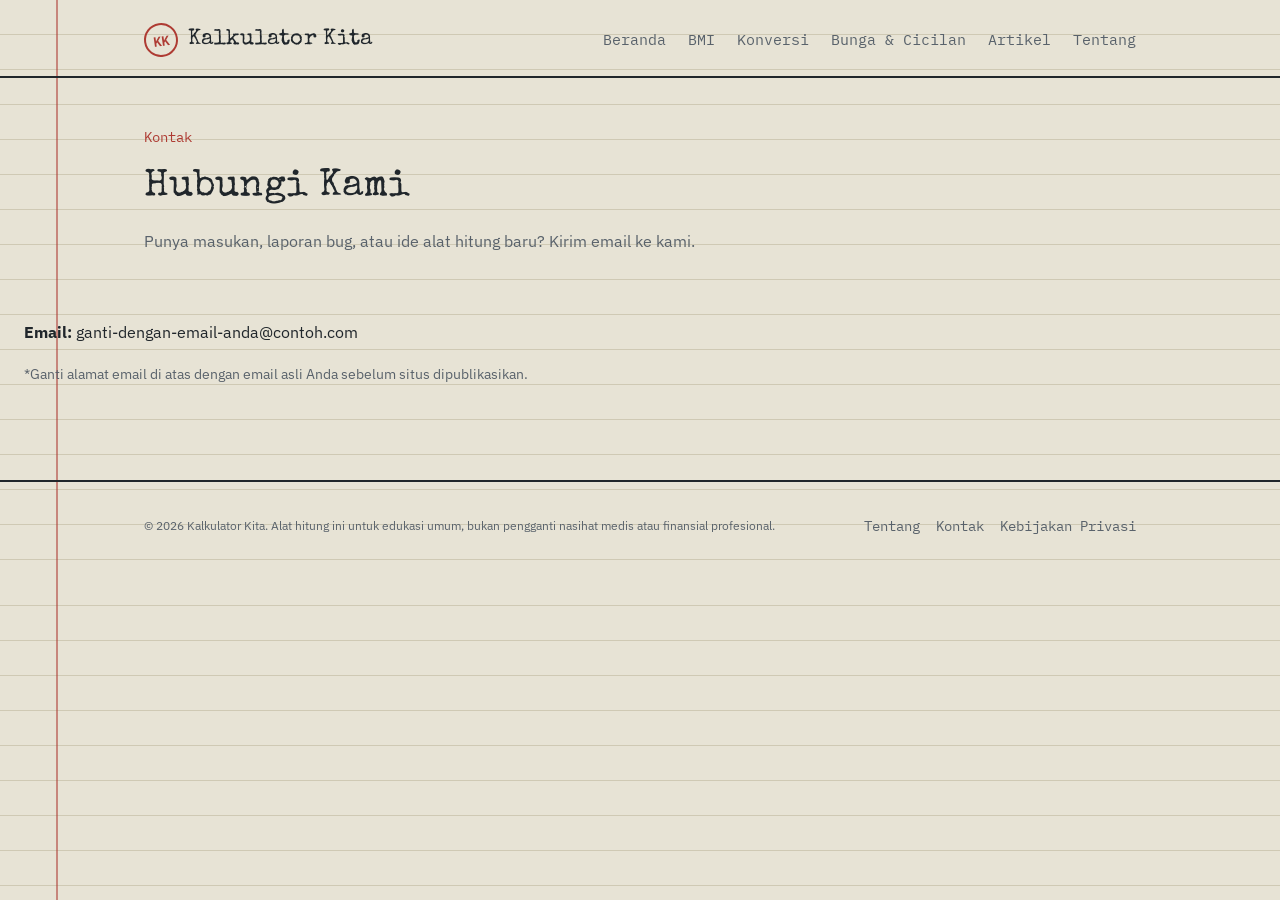
<file: kontak.html>
<!DOCTYPE html>
<html lang="id">
<head>
<meta charset="UTF-8">
<meta name="viewport" content="width=device-width, initial-scale=1.0">
<title>Kontak — Kalkulator Kita</title>
<link rel="stylesheet" href="style.css">
</head>
<body>

<header class="site">
  <div class="wrap">
    <a class="brand" href="index.html"><span class="stamp">KK</span> Kalkulator Kita</a>
    <nav class="main">
      <a href="index.html">Beranda</a>
      <a href="bmi.html">BMI</a>
      <a href="konversi.html">Konversi</a>
      <a href="bunga.html">Bunga &amp; Cicilan</a>
      <a href="artikel.html">Artikel</a>
      <a href="tentang.html">Tentang</a>
    </nav>
  </div>
</header>

<section class="tool-head">
  <div class="wrap">
    <span class="no">Kontak</span>
    <h1>Hubungi Kami</h1>
    <p>Punya masukan, laporan bug, atau ide alat hitung baru? Kirim email ke kami.</p>
  </div>
</section>

<section class="article">
  <div class="wrap">
    <p><strong>Email:</strong> ganti-dengan-email-anda@contoh.com</p>
    <p style="color:var(--ink-soft); font-size:0.9rem;">*Ganti alamat email di atas dengan email asli Anda sebelum situs dipublikasikan.</p>
  </div>
</section>

<footer class="site">
  <div class="wrap">
    <div class="fine">© 2026 Kalkulator Kita. Alat hitung ini untuk edukasi umum, bukan pengganti nasihat medis atau finansial profesional.</div>
    <nav>
      <a href="tentang.html">Tentang</a>
      <a href="kontak.html">Kontak</a>
      <a href="kebijakan-privasi.html">Kebijakan Privasi</a>
    </nav>
  </div>
</footer>

</body>
</html>
</file>
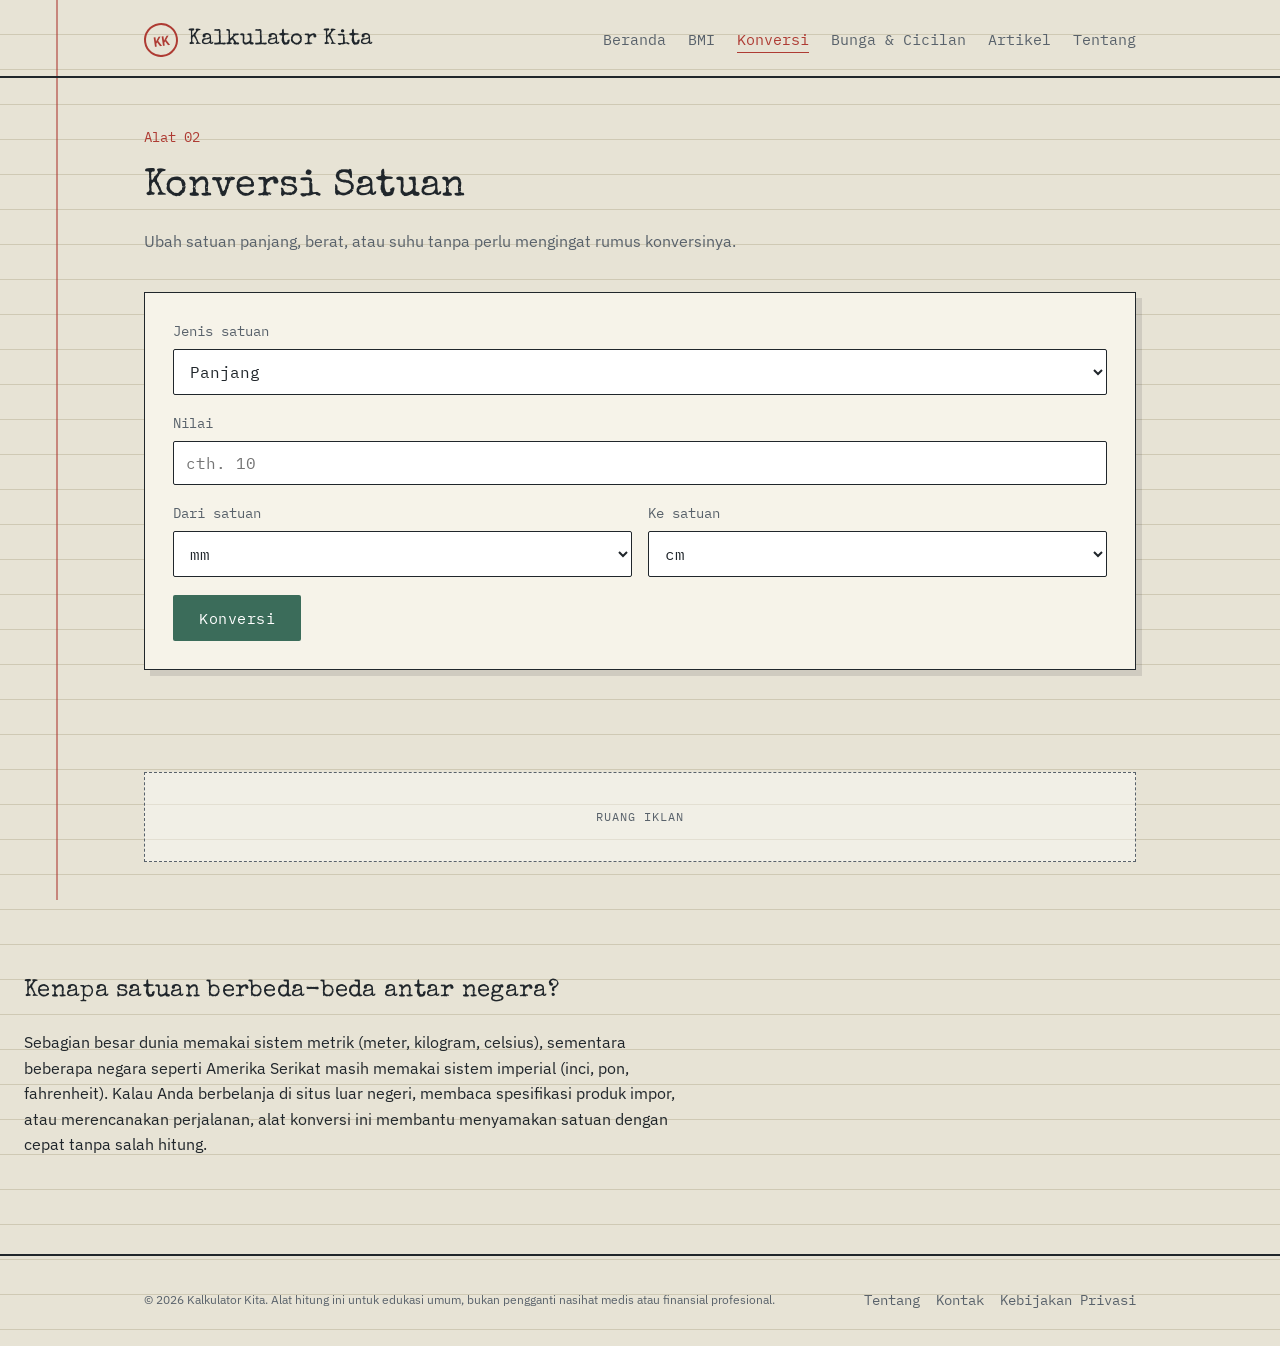
<file: konversi.html>
<!DOCTYPE html>
<html lang="id">
<head>
<meta charset="UTF-8">
<meta name="viewport" content="width=device-width, initial-scale=1.0">
<title>Konversi Satuan — Kalkulator Kita</title>
<meta name="description" content="Konversi satuan panjang, berat, dan suhu secara instan dan gratis.">
<link rel="stylesheet" href="style.css">
</head>
<body>

<header class="site">
  <div class="wrap">
    <a class="brand" href="index.html"><span class="stamp">KK</span> Kalkulator Kita</a>
    <nav class="main">
      <a href="index.html">Beranda</a>
      <a href="bmi.html">BMI</a>
      <a href="konversi.html" class="active">Konversi</a>
      <a href="bunga.html">Bunga &amp; Cicilan</a>
      <a href="artikel.html">Artikel</a>
      <a href="tentang.html">Tentang</a>
    </nav>
  </div>
</header>

<section class="tool-head">
  <div class="wrap">
    <span class="no">Alat 02</span>
    <h1>Konversi Satuan</h1>
    <p>Ubah satuan panjang, berat, atau suhu tanpa perlu mengingat rumus konversinya.</p>
  </div>
</section>

<section style="padding-top:0;">
  <div class="wrap">
    <div class="calc">
      <div class="field">
        <label for="konv-jenis">Jenis satuan</label>
        <select id="konv-jenis" onchange="isiSatuanKonversi()">
          <option value="panjang">Panjang</option>
          <option value="berat">Berat</option>
          <option value="suhu">Suhu</option>
        </select>
      </div>
      <div class="field">
        <label for="konv-nilai">Nilai</label>
        <input type="number" id="konv-nilai" step="any" placeholder="cth. 10">
      </div>
      <div class="row2">
        <div class="field">
          <label for="konv-dari">Dari satuan</label>
          <select id="konv-dari"></select>
        </div>
        <div class="field">
          <label for="konv-ke">Ke satuan</label>
          <select id="konv-ke"></select>
        </div>
      </div>
      <button class="calc-btn" onclick="hitungKonversi()">Konversi</button>

      <div class="receipt" id="konv-receipt">
        <div class="r-title">Struk Hasil Konversi</div>
        <div class="r-line"><span>Nilai asal</span><span id="konv-hasil-asal">-</span></div>
        <div class="r-total"><span>Hasil</span><span id="konv-hasil-nilai">-</span></div>
      </div>
    </div>
  </div>
</section>

<div class="ad-slot">
  <div class="box">
    <!-- SLOT IKLAN: ganti dengan kode unit iklan Google AdSense di sini -->
    Ruang iklan
  </div>
</div>

<section class="article">
  <div class="wrap">
    <h2>Kenapa satuan berbeda-beda antar negara?</h2>
    <p>Sebagian besar dunia memakai sistem metrik (meter, kilogram, celsius), sementara beberapa negara seperti Amerika Serikat masih memakai sistem imperial (inci, pon, fahrenheit). Kalau Anda berbelanja di situs luar negeri, membaca spesifikasi produk impor, atau merencanakan perjalanan, alat konversi ini membantu menyamakan satuan dengan cepat tanpa salah hitung.</p>
  </div>
</section>

<footer class="site">
  <div class="wrap">
    <div class="fine">© 2026 Kalkulator Kita. Alat hitung ini untuk edukasi umum, bukan pengganti nasihat medis atau finansial profesional.</div>
    <nav>
      <a href="tentang.html">Tentang</a>
      <a href="kontak.html">Kontak</a>
      <a href="kebijakan-privasi.html">Kebijakan Privasi</a>
    </nav>
  </div>
</footer>

<script src="script.js"></script>
<script>isiSatuanKonversi();</script>
</body>
</html>
</file>
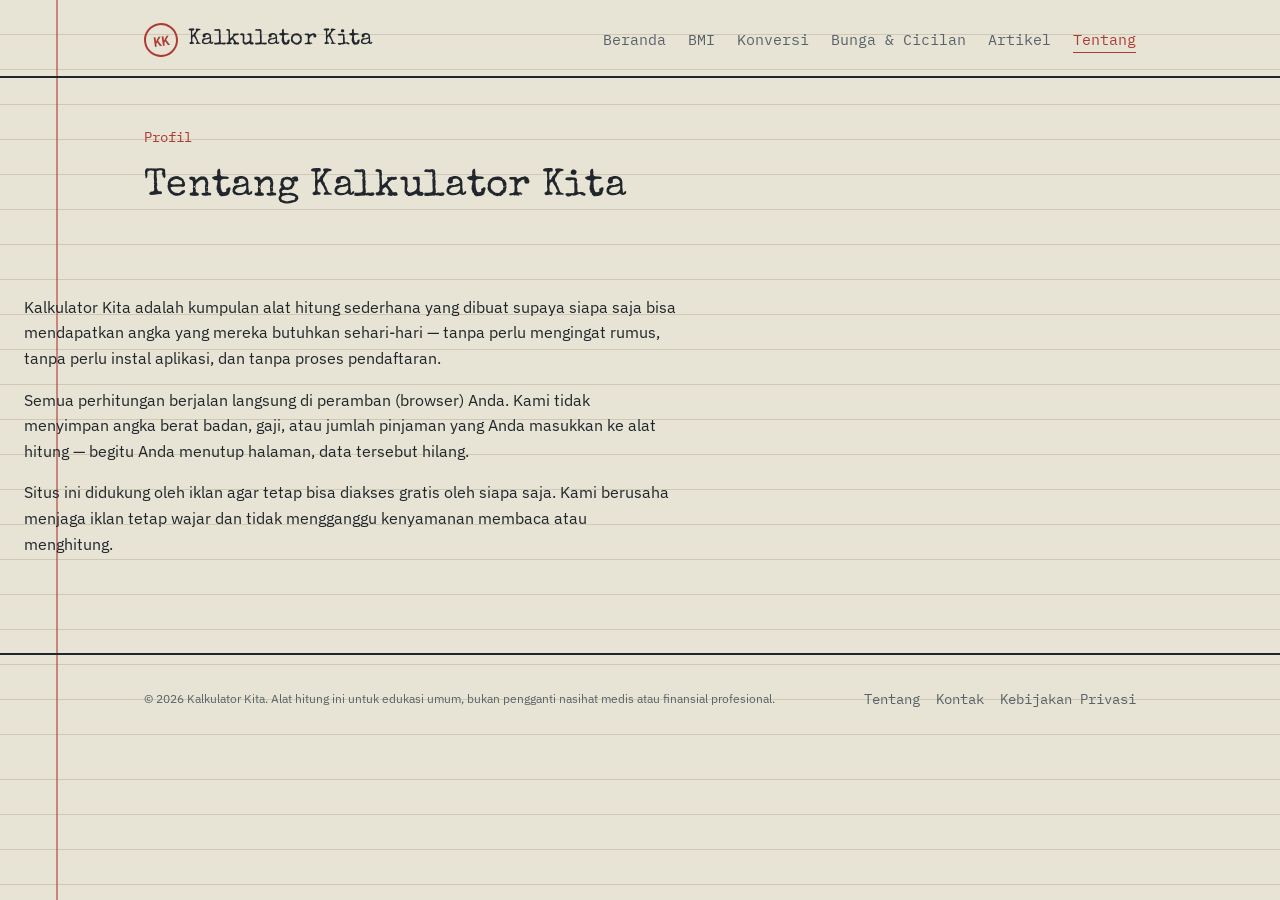
<file: tentang.html>
<!DOCTYPE html>
<html lang="id">
<head>
<meta charset="UTF-8">
<meta name="viewport" content="width=device-width, initial-scale=1.0">
<title>Tentang — Kalkulator Kita</title>
<link rel="stylesheet" href="style.css">
</head>
<body>

<header class="site">
  <div class="wrap">
    <a class="brand" href="index.html"><span class="stamp">KK</span> Kalkulator Kita</a>
    <nav class="main">
      <a href="index.html">Beranda</a>
      <a href="bmi.html">BMI</a>
      <a href="konversi.html">Konversi</a>
      <a href="bunga.html">Bunga &amp; Cicilan</a>
      <a href="artikel.html">Artikel</a>
      <a href="tentang.html" class="active">Tentang</a>
    </nav>
  </div>
</header>

<section class="tool-head">
  <div class="wrap">
    <span class="no">Profil</span>
    <h1>Tentang Kalkulator Kita</h1>
  </div>
</section>

<section class="article">
  <div class="wrap">
    <p>Kalkulator Kita adalah kumpulan alat hitung sederhana yang dibuat supaya siapa saja bisa mendapatkan angka yang mereka butuhkan sehari-hari — tanpa perlu mengingat rumus, tanpa perlu instal aplikasi, dan tanpa proses pendaftaran.</p>
    <p>Semua perhitungan berjalan langsung di peramban (browser) Anda. Kami tidak menyimpan angka berat badan, gaji, atau jumlah pinjaman yang Anda masukkan ke alat hitung — begitu Anda menutup halaman, data tersebut hilang.</p>
    <p>Situs ini didukung oleh iklan agar tetap bisa diakses gratis oleh siapa saja. Kami berusaha menjaga iklan tetap wajar dan tidak mengganggu kenyamanan membaca atau menghitung.</p>
  </div>
</section>

<footer class="site">
  <div class="wrap">
    <div class="fine">© 2026 Kalkulator Kita. Alat hitung ini untuk edukasi umum, bukan pengganti nasihat medis atau finansial profesional.</div>
    <nav>
      <a href="tentang.html">Tentang</a>
      <a href="kontak.html">Kontak</a>
      <a href="kebijakan-privasi.html">Kebijakan Privasi</a>
    </nav>
  </div>
</footer>

</body>
</html>
</file>
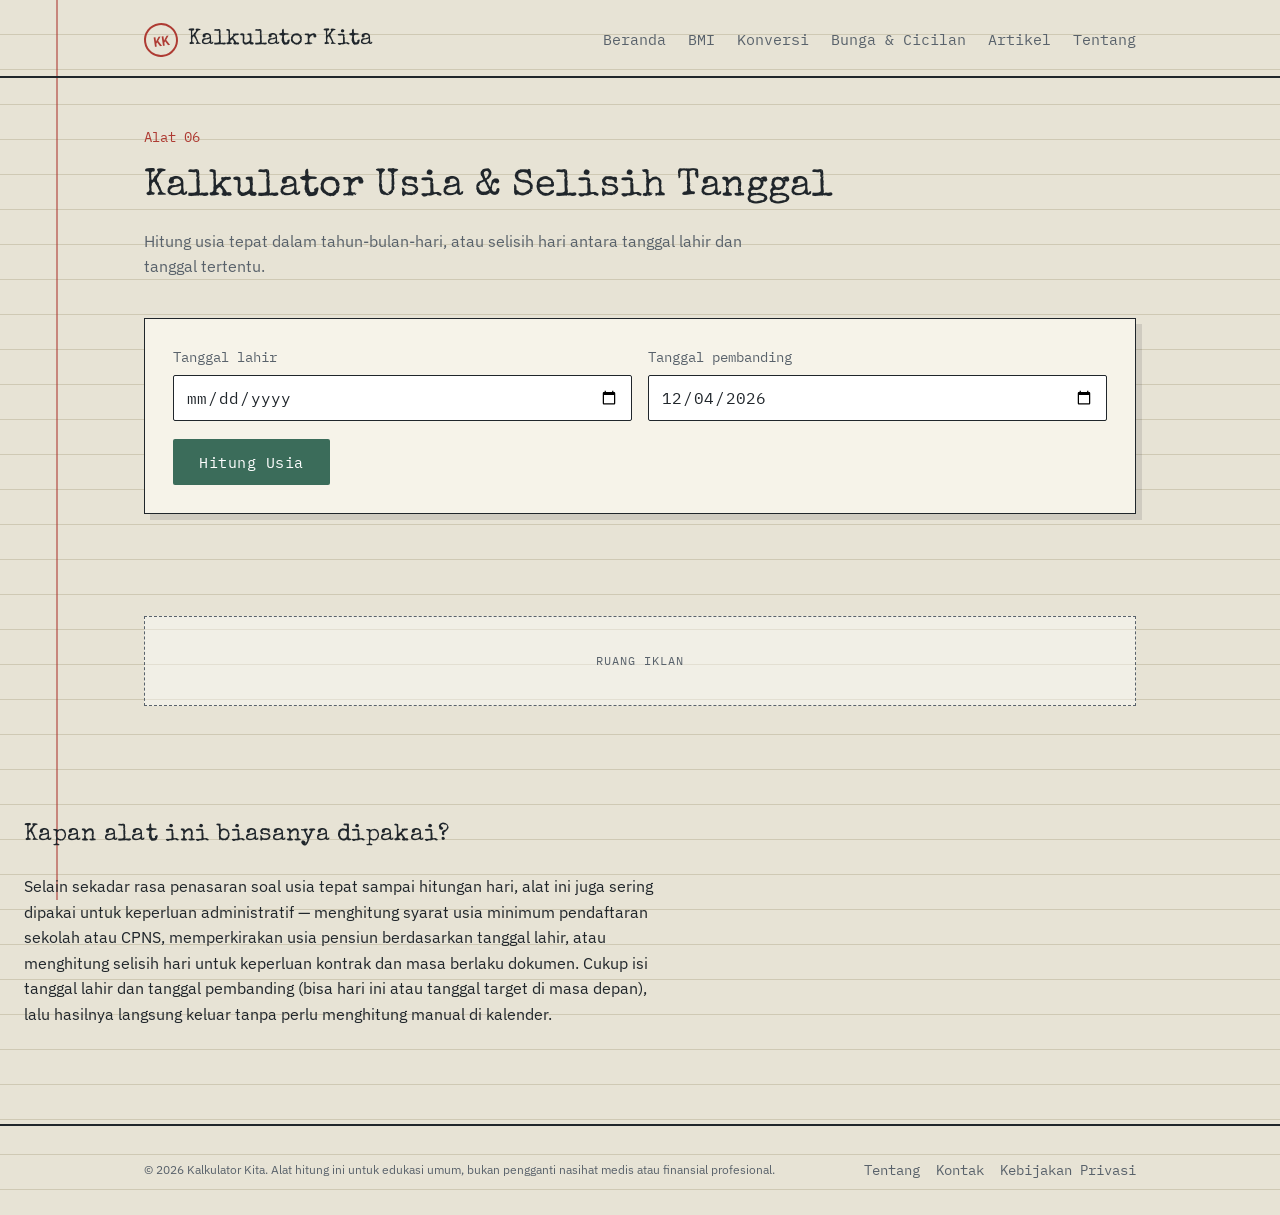
<file: usia.html>
<!DOCTYPE html>
<html lang="id">
<head>
<meta charset="UTF-8">
<meta name="viewport" content="width=device-width, initial-scale=1.0">
<title>Kalkulator Usia &amp; Selisih Tanggal — Kalkulator Kita</title>
<meta name="description" content="Hitung usia tepat dalam tahun, bulan, hari, atau selisih hari antara dua tanggal.">
<link rel="stylesheet" href="style.css">
</head>
<body>

<header class="site">
  <div class="wrap">
    <a class="brand" href="index.html"><span class="stamp">KK</span> Kalkulator Kita</a>
    <nav class="main">
      <a href="index.html">Beranda</a>
      <a href="bmi.html">BMI</a>
      <a href="konversi.html">Konversi</a>
      <a href="bunga.html">Bunga &amp; Cicilan</a>
      <a href="artikel.html">Artikel</a>
      <a href="tentang.html">Tentang</a>
    </nav>
  </div>
</header>

<section class="tool-head">
  <div class="wrap">
    <span class="no">Alat 06</span>
    <h1>Kalkulator Usia &amp; Selisih Tanggal</h1>
    <p>Hitung usia tepat dalam tahun-bulan-hari, atau selisih hari antara tanggal lahir dan tanggal tertentu.</p>
  </div>
</section>

<section style="padding-top:0;">
  <div class="wrap">
    <div class="calc">
      <div class="row2">
        <div class="field">
          <label for="usia-lahir">Tanggal lahir</label>
          <input type="date" id="usia-lahir">
        </div>
        <div class="field">
          <label for="usia-target">Tanggal pembanding</label>
          <input type="date" id="usia-target">
        </div>
      </div>
      <button class="calc-btn" onclick="hitungUsia()">Hitung Usia</button>

      <div class="receipt" id="usia-receipt">
        <div class="r-title">Struk Hasil Usia</div>
        <div class="r-line"><span>Usia</span><span id="usia-hasil-ymd">-</span></div>
        <div class="r-total"><span>Total hari</span><span id="usia-hasil-total">-</span></div>
      </div>
    </div>
  </div>
</section>

<div class="ad-slot">
  <div class="box">
    <!-- SLOT IKLAN: ganti dengan kode unit iklan Google AdSense di sini -->
    Ruang iklan
  </div>
</div>

<section class="article">
  <div class="wrap">
    <h2>Kapan alat ini biasanya dipakai?</h2>
    <p>Selain sekadar rasa penasaran soal usia tepat sampai hitungan hari, alat ini juga sering dipakai untuk keperluan administratif — menghitung syarat usia minimum pendaftaran sekolah atau CPNS, memperkirakan usia pensiun berdasarkan tanggal lahir, atau menghitung selisih hari untuk keperluan kontrak dan masa berlaku dokumen. Cukup isi tanggal lahir dan tanggal pembanding (bisa hari ini atau tanggal target di masa depan), lalu hasilnya langsung keluar tanpa perlu menghitung manual di kalender.</p>
  </div>
</section>

<footer class="site">
  <div class="wrap">
    <div class="fine">© 2026 Kalkulator Kita. Alat hitung ini untuk edukasi umum, bukan pengganti nasihat medis atau finansial profesional.</div>
    <nav>
      <a href="tentang.html">Tentang</a>
      <a href="kontak.html">Kontak</a>
      <a href="kebijakan-privasi.html">Kebijakan Privasi</a>
    </nav>
  </div>
</footer>

<script src="script.js"></script>
<script>
  (function(){
    var today = new Date().toISOString().split('T')[0];
    document.getElementById('usia-target').value = today;
  })();
</script>
</body>
</html>
</file>
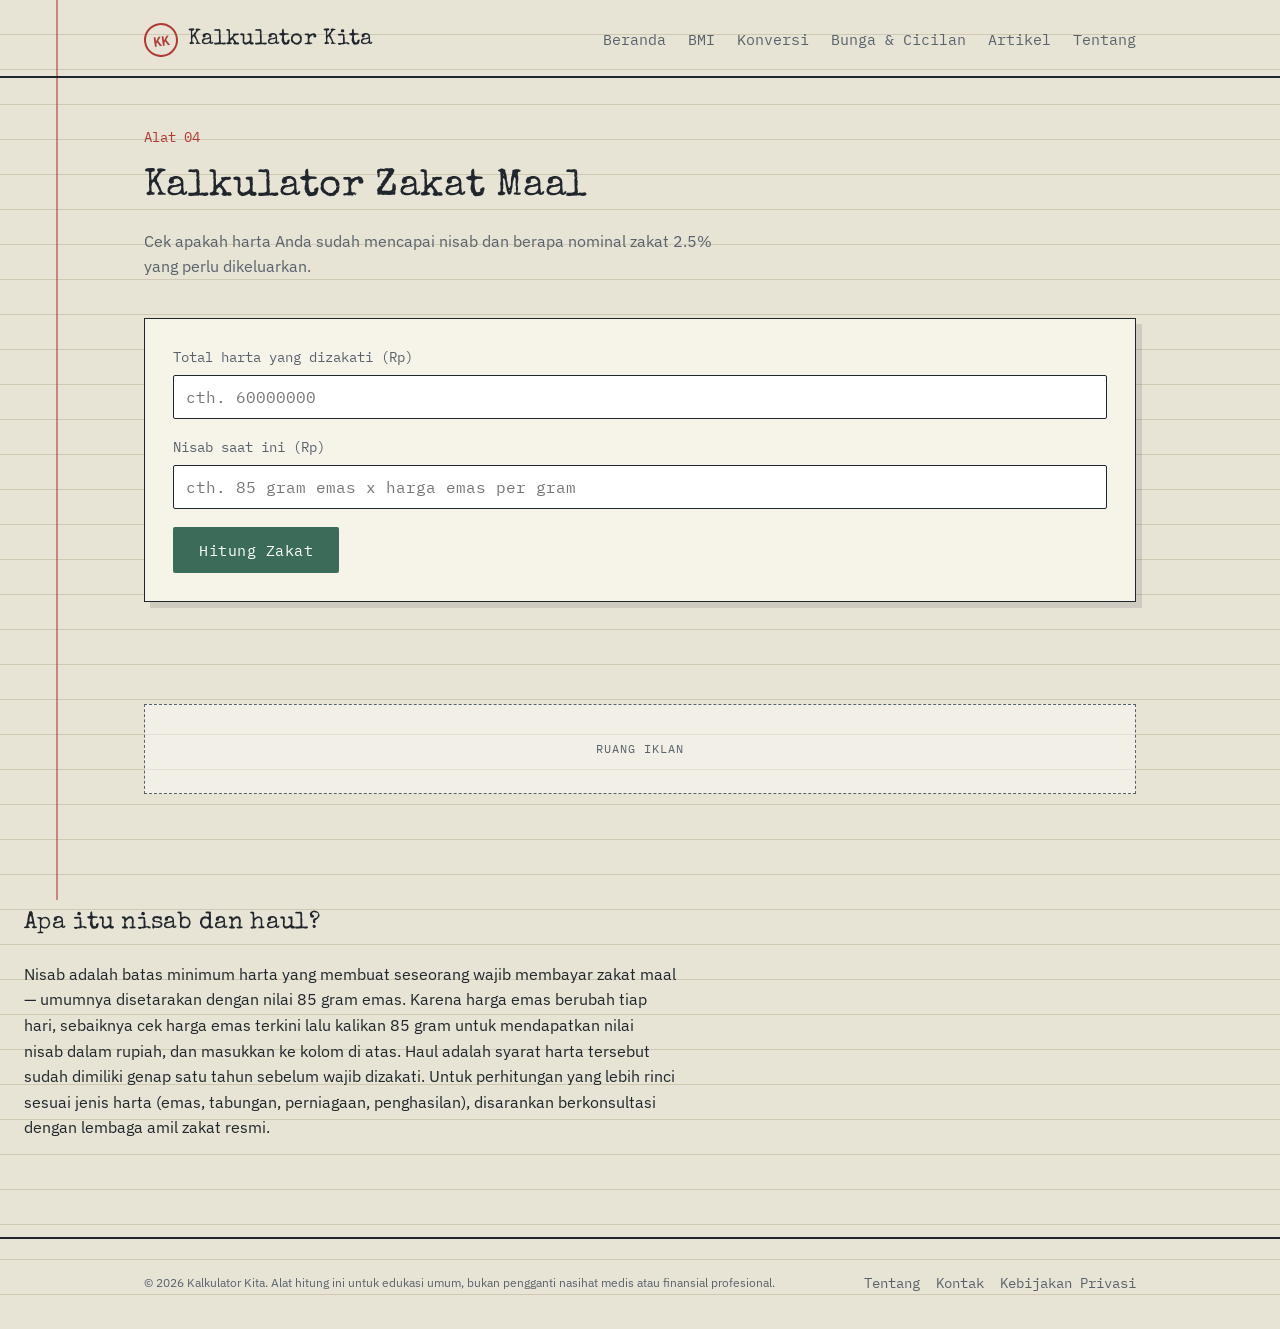
<file: zakat.html>
<!DOCTYPE html>
<html lang="id">
<head>
<meta charset="UTF-8">
<meta name="viewport" content="width=device-width, initial-scale=1.0">
<title>Kalkulator Zakat — Kalkulator Kita</title>
<meta name="description" content="Hitung apakah harta Anda sudah wajib zakat dan berapa nominal zakat maal yang harus dikeluarkan.">
<link rel="stylesheet" href="style.css">
</head>
<body>

<header class="site">
  <div class="wrap">
    <a class="brand" href="index.html"><span class="stamp">KK</span> Kalkulator Kita</a>
    <nav class="main">
      <a href="index.html">Beranda</a>
      <a href="bmi.html">BMI</a>
      <a href="konversi.html">Konversi</a>
      <a href="bunga.html">Bunga &amp; Cicilan</a>
      <a href="artikel.html">Artikel</a>
      <a href="tentang.html">Tentang</a>
    </nav>
  </div>
</header>

<section class="tool-head">
  <div class="wrap">
    <span class="no">Alat 04</span>
    <h1>Kalkulator Zakat Maal</h1>
    <p>Cek apakah harta Anda sudah mencapai nisab dan berapa nominal zakat 2.5% yang perlu dikeluarkan.</p>
  </div>
</section>

<section style="padding-top:0;">
  <div class="wrap">
    <div class="calc">
      <div class="field">
        <label for="zakat-harta">Total harta yang dizakati (Rp)</label>
        <input type="number" id="zakat-harta" min="0" step="1" placeholder="cth. 60000000">
      </div>
      <div class="field">
        <label for="zakat-nisab">Nisab saat ini (Rp)</label>
        <input type="number" id="zakat-nisab" min="0" step="1" placeholder="cth. 85 gram emas x harga emas per gram">
      </div>
      <button class="calc-btn" onclick="hitungZakat()">Hitung Zakat</button>

      <div class="receipt" id="zakat-receipt">
        <div class="r-title">Struk Hasil Zakat</div>
        <div class="r-line"><span>Status</span><span id="zakat-hasil-status">-</span></div>
        <div class="r-total"><span>Zakat (2.5%)</span><span id="zakat-hasil-nominal">-</span></div>
        <div class="r-note">Berlaku jika harta sudah dimiliki genap 1 tahun (haul).</div>
      </div>
    </div>
  </div>
</section>

<div class="ad-slot">
  <div class="box">
    <!-- SLOT IKLAN: ganti dengan kode unit iklan Google AdSense di sini -->
    Ruang iklan
  </div>
</div>

<section class="article">
  <div class="wrap">
    <h2>Apa itu nisab dan haul?</h2>
    <p>Nisab adalah batas minimum harta yang membuat seseorang wajib membayar zakat maal — umumnya disetarakan dengan nilai 85 gram emas. Karena harga emas berubah tiap hari, sebaiknya cek harga emas terkini lalu kalikan 85 gram untuk mendapatkan nilai nisab dalam rupiah, dan masukkan ke kolom di atas. Haul adalah syarat harta tersebut sudah dimiliki genap satu tahun sebelum wajib dizakati. Untuk perhitungan yang lebih rinci sesuai jenis harta (emas, tabungan, perniagaan, penghasilan), disarankan berkonsultasi dengan lembaga amil zakat resmi.</p>
  </div>
</section>

<footer class="site">
  <div class="wrap">
    <div class="fine">© 2026 Kalkulator Kita. Alat hitung ini untuk edukasi umum, bukan pengganti nasihat medis atau finansial profesional.</div>
    <nav>
      <a href="tentang.html">Tentang</a>
      <a href="kontak.html">Kontak</a>
      <a href="kebijakan-privasi.html">Kebijakan Privasi</a>
    </nav>
  </div>
</footer>

<script src="script.js"></script>
</body>
</html>
</file>
<file: style.css>
@import url('https://fonts.googleapis.com/css2?family=Special+Elite&family=IBM+Plex+Sans:wght@400;500;600;700&family=IBM+Plex+Mono:wght@400;500;600&display=swap');

:root{
  --paper:#E7E3D5;
  --paper-line:#CFC9B4;
  --card:#F6F3E9;
  --ink:#20262B;
  --ink-soft:#59626B;
  --red:#AE3B33;
  --red-dark:#8A2E28;
  --green:#3B6C5A;
  --green-dark:#2A4F42;
  --highlight:#E7C24B;
  --radius:2px;
  --max:1040px;
}

*{box-sizing:border-box;}
html{scroll-behavior:smooth;}
body{
  margin:0;
  background:
    repeating-linear-gradient(
      to bottom,
      transparent 0px,
      transparent 34px,
      var(--paper-line) 34px,
      var(--paper-line) 35px
    ),
    var(--paper);
  color:var(--ink);
  font-family:'IBM Plex Sans', sans-serif;
  font-size:16px;
  line-height:1.6;
  position:relative;
}
body::before{
  content:"";
  position:fixed;
  top:0; bottom:0; left:56px;
  width:2px;
  background:var(--red);
  opacity:0.55;
  z-index:0;
  pointer-events:none;
}
@media (max-width:640px){ body::before{ left:22px; } }

a{color:var(--green-dark);}
a:focus-visible, button:focus-visible, input:focus-visible, select:focus-visible{
  outline:3px solid var(--red);
  outline-offset:2px;
}

.wrap{max-width:var(--max); margin:0 auto; padding:0 24px;}

h1,h2,h3,.brand{
  font-family:'Special Elite', 'IBM Plex Mono', monospace;
  font-weight:400;
  letter-spacing:0.3px;
}

/* ---- Header ---- */
header.site{
  position:relative; z-index:2;
  padding:22px 0 18px;
  border-bottom:2px solid var(--ink);
}
header.site .wrap{display:flex; align-items:center; justify-content:space-between; flex-wrap:wrap; gap:14px;}
.brand{font-size:1.4rem; color:var(--ink); text-decoration:none; display:flex; align-items:center; gap:10px;}
.brand .stamp{
  display:inline-flex; align-items:center; justify-content:center;
  width:34px; height:34px; border:2px solid var(--red); border-radius:50%;
  color:var(--red); font-size:0.85rem; transform:rotate(-8deg);
  font-family:'IBM Plex Mono', monospace; font-weight:600;
}
nav.main{display:flex; gap:22px; flex-wrap:wrap;}
nav.main a{
  color:var(--ink-soft); text-decoration:none; font-size:0.95rem;
  font-family:'IBM Plex Mono', monospace;
  border-bottom:1px solid transparent;
}
nav.main a:hover, nav.main a.active{ color:var(--red); border-bottom-color:var(--red); }

/* ---- Hero ---- */
.hero{ position:relative; z-index:2; padding:64px 0 48px; }
.eyebrow{
  font-family:'IBM Plex Mono', monospace; text-transform:uppercase; letter-spacing:2px;
  font-size:0.78rem; color:var(--red); margin:0 0 14px;
}
.hero h1{ font-size:clamp(2rem, 5vw, 3.1rem); margin:0 0 18px; line-height:1.25; max-width:16ch;}
.hero p.lead{ max-width:56ch; color:var(--ink-soft); font-size:1.08rem; margin:0 0 26px;}

/* ---- Cards / tool catalog ---- */
.grid{ display:grid; grid-template-columns:repeat(auto-fit, minmax(260px,1fr)); gap:20px; position:relative; z-index:2;}
.card{
  background:var(--card);
  border:1px solid var(--ink);
  box-shadow:5px 5px 0 rgba(32,38,43,0.12);
  padding:26px 24px;
  text-decoration:none;
  color:var(--ink);
  display:flex; flex-direction:column; gap:10px;
  transition:transform .15s ease;
}
.card:hover{ transform:translate(-2px,-2px); }
.card .no{ font-family:'IBM Plex Mono',monospace; color:var(--red); font-size:0.85rem;}
.card h3{ margin:0; font-size:1.25rem;}
.card p{ margin:0; color:var(--ink-soft); font-size:0.95rem;}
.card .go{ margin-top:auto; font-family:'IBM Plex Mono',monospace; font-size:0.85rem; color:var(--green-dark);}

/* ---- Sections ---- */
section{ position:relative; z-index:2; padding:40px 0;}
section.band{ background:rgba(255,255,255,0.35); border-top:1px solid var(--paper-line); border-bottom:1px solid var(--paper-line);}

/* ---- Tool page (calculator) ---- */
.tool-head{ padding:46px 0 10px; position:relative; z-index:2;}
.tool-head .no{ font-family:'IBM Plex Mono',monospace; color:var(--red); font-size:0.85rem;}
.tool-head h1{ font-size:clamp(1.7rem,4vw,2.4rem); margin:8px 0 10px;}
.tool-head p{ color:var(--ink-soft); max-width:60ch; margin:0;}

.calc{
  background:var(--card); border:1px solid var(--ink);
  box-shadow:6px 6px 0 rgba(32,38,43,0.12);
  padding:28px; margin:28px 0; position:relative; z-index:2;
}
.field{ margin-bottom:18px; }
.field label{ display:block; font-family:'IBM Plex Mono',monospace; font-size:0.85rem; color:var(--ink-soft); margin-bottom:6px;}
.field input, .field select{
  width:100%; padding:11px 12px; font-size:1rem; font-family:'IBM Plex Mono',monospace;
  border:1px solid var(--ink); background:#fff; color:var(--ink); border-radius:var(--radius);
}
.row2{ display:grid; grid-template-columns:1fr 1fr; gap:16px;}
@media (max-width:520px){ .row2{ grid-template-columns:1fr; } }

button.calc-btn{
  background:var(--green); color:#fff; border:none; padding:13px 26px;
  font-family:'IBM Plex Mono',monospace; font-size:0.95rem; letter-spacing:0.5px;
  cursor:pointer; border-radius:var(--radius);
}
button.calc-btn:hover{ background:var(--green-dark); }

/* receipt-style result */
.receipt{
  margin-top:24px; background:#fff; max-width:340px;
  padding:18px 20px 22px; font-family:'IBM Plex Mono',monospace;
  border-top:2px dashed var(--ink); border-bottom:2px dashed var(--ink);
  display:none;
}
.receipt.show{ display:block; }
.receipt .r-title{ text-align:center; font-size:0.78rem; letter-spacing:2px; text-transform:uppercase; color:var(--ink-soft); margin-bottom:10px;}
.receipt .r-line{ display:flex; justify-content:space-between; font-size:0.9rem; padding:4px 0; border-bottom:1px dotted var(--paper-line);}
.receipt .r-total{ display:flex; justify-content:space-between; font-size:1.05rem; font-weight:600; padding-top:10px; color:var(--green-dark);}
.receipt .r-note{ margin-top:10px; font-size:0.78rem; color:var(--ink-soft); text-align:center;}

/* ---- Ad slot ---- */
.ad-slot{
  max-width:var(--max); margin:34px auto; padding:0 24px; position:relative; z-index:2;
}
.ad-slot .box{
  border:1px dashed var(--ink-soft); background:rgba(255,255,255,0.4);
  min-height:90px; display:flex; align-items:center; justify-content:center;
  font-family:'IBM Plex Mono',monospace; font-size:0.75rem; color:var(--ink-soft);
  letter-spacing:1px; text-transform:uppercase;
}

/* ---- Article ---- */
.article{ max-width:70ch; position:relative; z-index:2;}
.article h2{ font-size:1.5rem; margin-top:36px;}
.article p{ color:var(--ink); }
.article .meta{ font-family:'IBM Plex Mono',monospace; font-size:0.8rem; color:var(--ink-soft); margin-bottom:6px;}

/* ---- Footer ---- */
footer.site{
  border-top:2px solid var(--ink); padding:34px 0; margin-top:40px;
  position:relative; z-index:2;
}
footer.site .wrap{ display:flex; justify-content:space-between; flex-wrap:wrap; gap:16px;}
footer.site nav{ display:flex; gap:16px; flex-wrap:wrap;}
footer.site a{ color:var(--ink-soft); font-size:0.85rem; text-decoration:none; font-family:'IBM Plex Mono',monospace;}
footer.site a:hover{ color:var(--red); }
footer.site .fine{ font-size:0.78rem; color:var(--ink-soft); }
</file>
